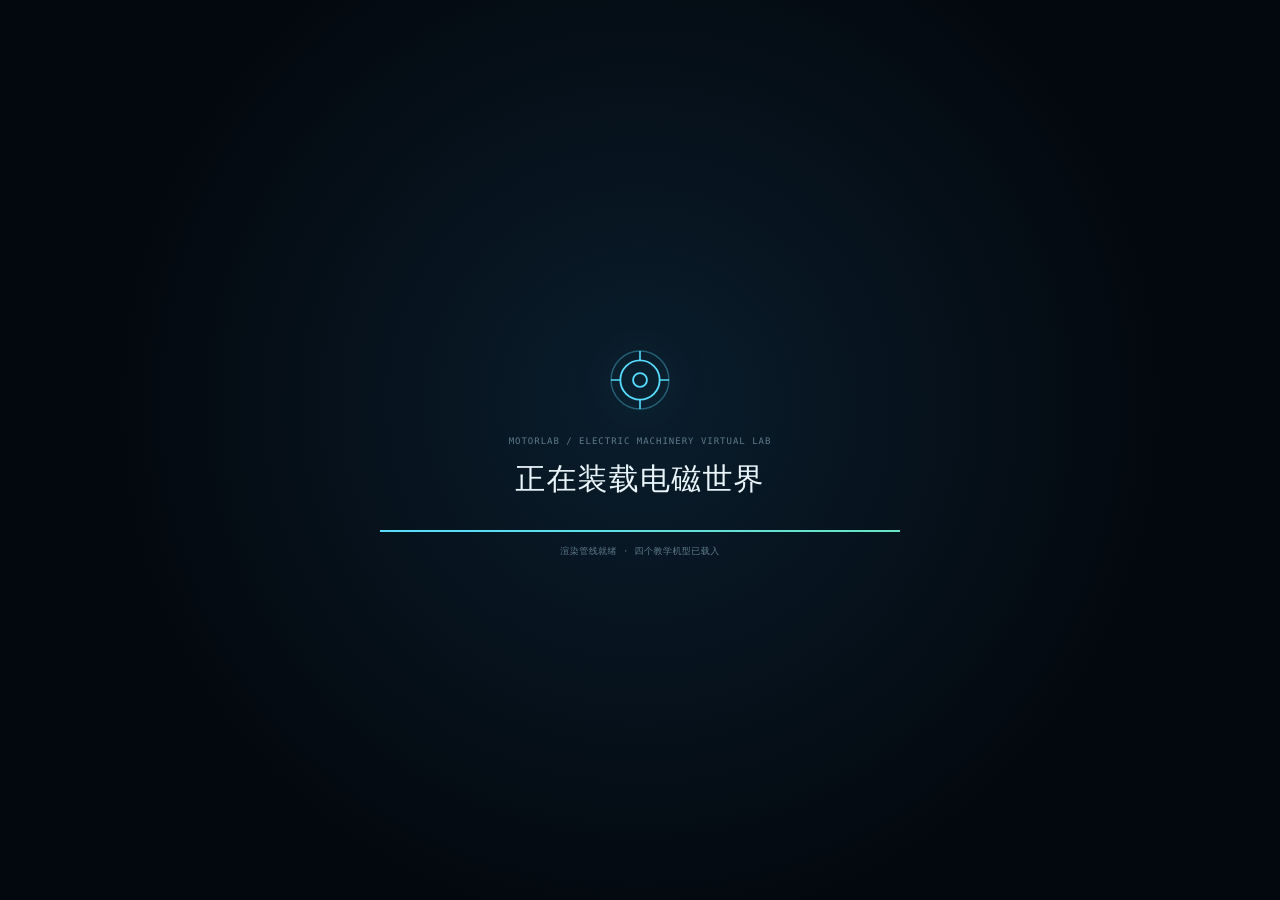
<file: v1.0/index.html>
<!DOCTYPE html>
<html lang="zh-CN">
<head>
  <meta charset="UTF-8" />
  <meta name="viewport" content="width=device-width, initial-scale=1.0" />
  <meta name="theme-color" content="#040a11" />
  <meta name="application-name" content="MotorLab" />
  <title>电机学虚拟实验室 · MotorLab</title>
  <link rel="icon" type="image/png" href="icon-512.png" />
  <link rel="stylesheet" href="styles.css" />
</head>
<body>
  <div class="app-shell">
    <div class="ambient ambient-a" aria-hidden="true"></div>
    <div class="ambient ambient-b" aria-hidden="true"></div>
    <div class="grain" aria-hidden="true"></div>

    <header class="titlebar">
      <button class="brand" id="brandHome" type="button" aria-label="返回机型库">
        <span class="brand-mark" aria-hidden="true">
          <svg viewBox="0 0 64 64">
            <circle cx="32" cy="32" r="25" fill="none" stroke="currentColor" stroke-width="1.4" opacity=".38"/>
            <circle cx="32" cy="32" r="18" fill="none" stroke="currentColor" stroke-width="1.5"/>
            <circle cx="32" cy="32" r="7" fill="none" stroke="currentColor" stroke-width="1.5"/>
            <path d="M32 7v8M32 49v8M7 32h8M49 32h8M14.3 14.3l5.7 5.7M44 44l5.7 5.7M49.7 14.3L44 20M20 44l-5.7 5.7" stroke="currentColor" stroke-width="1.5"/>
          </svg>
        </span>
        <span class="brand-copy">
          <span class="brand-kicker">MOTORLAB / 电机学虚拟实验室</span>
          <span class="brand-title">电机学虚拟实验室</span>
        </span>
      </button>

      <div class="titlebar-center">
        <button class="back-home" id="backHome" type="button" hidden>
          <svg viewBox="0 0 20 20" fill="none" stroke="currentColor" stroke-width="1.5" aria-hidden="true"><path d="M12.5 4l-6 6 6 6"/></svg>
          <span>机型库</span>
        </button>
        <nav class="machine-tabs" id="machineTabs" aria-label="机型切换" hidden></nav>
        <div class="home-crumb" id="homeCrumb">
          <span class="crumb-dot"></span>
          <span>FOUR MACHINES · ONE LAB</span>
        </div>
      </div>

      <div class="titlebar-actions">
        <button class="top-action install-action" id="installApp" type="button" hidden title="把 MotorLab 安装为桌面应用">安装应用</button>
        <button class="top-action lab-action" id="labBtn" type="button" hidden title="打开测量实验任务">
          <svg viewBox="0 0 20 20" fill="none" stroke="currentColor" stroke-width="1.4" aria-hidden="true"><path d="M8 3h4M9 3v4.2L4.6 15a1.6 1.6 0 0 0 1.4 2.4h8a1.6 1.6 0 0 0 1.4-2.4L11 7.2V3"/><path d="M6.8 12h6.4"/></svg>
          <span>实验任务</span>
        </button>
        <button class="perf-chip" id="perfChip" type="button" aria-expanded="false" aria-controls="perfPanel" title="性能与刷新率设置">
          <span class="perf-live" aria-hidden="true"></span>
          <span id="perfChipText">— FPS · 均衡</span>
          <svg viewBox="0 0 16 16" fill="none" stroke="currentColor" stroke-width="1.3" aria-hidden="true"><path d="M3 12V9M8 12V4M13 12V7"/></svg>
        </button>
        <button class="top-action" id="knowledgeTop" type="button" hidden>
          <svg viewBox="0 0 20 20" fill="none" stroke="currentColor" stroke-width="1.4" aria-hidden="true"><path d="M4 4.5A1.5 1.5 0 0 1 5.5 3H9v14H5.5A1.5 1.5 0 0 0 4 18.5v-14ZM16 4.5A1.5 1.5 0 0 0 14.5 3H11v14h3.5A1.5 1.5 0 0 1 16 18.5v-14Z"/></svg>
          <span>原理讲解</span>
        </button>
        <div class="window-controls" aria-label="窗口控制">
          <button type="button" id="winMin" aria-label="最小化"><svg viewBox="0 0 12 12"><path d="M2 6h8"/></svg></button>
          <button type="button" id="winMax" aria-label="最大化"><svg viewBox="0 0 12 12" class="max-icon"><rect x="2" y="2" width="8" height="8" rx=".5"/></svg><svg viewBox="0 0 12 12" class="restore-icon"><rect x="3.5" y="1.5" width="7" height="7" rx=".5"/><path d="M1.5 3.5h7v7h-7z"/></svg></button>
          <button type="button" id="winClose" class="is-close" aria-label="关闭"><svg viewBox="0 0 12 12"><path d="M2.5 2.5l7 7M9.5 2.5l-7 7"/></svg></button>
        </div>
      </div>
    </header>

    <aside class="lab-panel" id="labPanel" aria-hidden="true">
      <header class="lab-head">
        <div><span class="lab-kicker">LAB / 测量实验</span><h3 id="labTitle">实验任务</h3></div>
        <button class="lab-close" id="labClose" type="button" aria-label="关闭实验面板"><svg viewBox="0 0 16 16" fill="none" stroke="currentColor" stroke-width="1.4"><path d="M3 3l10 10M13 3L3 13"/></svg></button>
      </header>
      <div class="lab-body" id="labBody"></div>
    </aside>

    <section class="perf-panel" id="perfPanel" aria-hidden="true">
      <header class="perf-head">
        <div><span class="perf-kicker">PERFORMANCE / 性能</span><h3>画质与刷新率</h3></div>
        <button class="perf-close" id="perfClose" type="button" aria-label="关闭"><svg viewBox="0 0 16 16" fill="none" stroke="currentColor" stroke-width="1.4"><path d="M3 3l10 10M13 3L3 13"/></svg></button>
      </header>
      <div class="perf-stats">
        <div><b id="perfFps">—</b><span>FPS</span></div>
        <div><b id="perfFrame">—</b><span>FRAME</span></div>
        <div><b id="perfDraws">—</b><span>DRAW CALLS</span></div>
        <div><b id="perfTris">—</b><span>TRIANGLES</span></div>
        <div><b id="perfHz">检测中</b><span>DISPLAY</span></div>
      </div>
      <div class="perf-group">
        <div class="perf-group-head"><span>画质</span><b id="perfQualityLabel">均衡</b></div>
        <div class="perf-options">
          <button type="button" data-quality="auto">自动</button>
          <button type="button" data-quality="low">流畅</button>
          <button type="button" data-quality="balanced">均衡</button>
          <button type="button" data-quality="high">高清</button>
        </div>
      </div>
      <div class="perf-group">
        <div class="perf-group-head"><span>刷新率上限</span><b id="perfFpsLabel">跟随显示器</b></div>
        <div class="perf-options perf-fps-options">
          <button type="button" data-fps="auto">自动</button>
          <button type="button" data-fps="60">60</button>
          <button type="button" data-fps="90">90</button>
          <button type="button" data-fps="120">120</button>
          <button type="button" data-fps="144">144</button>
        </div>
      </div>
      <div class="perf-group">
        <div class="perf-group-head"><span>场景光线</span><b id="perfAmbienceLabel">暖光展台</b></div>
        <div class="perf-options perf-ambience-options">
          <button type="button" data-ambience="warm">暖光</button>
          <button type="button" data-ambience="cool">冷光</button>
        </div>
      </div>
      <p class="perf-note">“自动”会在帧耗时偏高时降为流畅档。显示器 60Hz 时，软件最多显示 60fps；120/144Hz 屏幕才能真正看到更高刷新率。</p>
    </section>

    <main class="view home-view" id="homeView">
      <section class="home-hero">
        <div class="hero-copy">
          <div class="hero-eyebrow"><span class="pulse-dot"></span> ELECTRIC MACHINERY · INTERACTIVE LAB</div>
          <h1>把每一次<br /><em>电磁转换</em>拆开来看。</h1>
          <p class="hero-lead">四个机型，四种物理直觉。结构可以剖解，磁场可以看见，参数可以亲手改变。适用于《电机学》课程演示、虚拟实验与自主探究。</p>
          <div class="hero-actions">
            <button class="hero-primary" id="enterFirst" type="button">
              进入变压器实验台
              <svg viewBox="0 0 20 20" fill="none" stroke="currentColor" stroke-width="1.6" aria-hidden="true"><path d="M4 10h11M10 5l5 5-5 5"/></svg>
            </button>
            <button class="hero-secondary" id="heroGuide" type="button">查看使用方式</button>
          </div>
          <div class="hero-stats">
            <div><b>04</b><span>核心机型</span></div>
            <div><b>40+</b><span>可拆解部件</span></div>
            <div><b>12</b><span>实时特性曲线</span></div>
            <div><b>100%</b><span>离线运行</span></div>
          </div>
        </div>
        <div class="hero-visual" aria-hidden="true">
          <div class="hero-orbit orbit-one"></div>
          <div class="hero-orbit orbit-two"></div>
          <div class="hero-orbit orbit-three"></div>
          <div class="hero-machine">
            <div class="hero-stator"></div>
            <div class="hero-rotor">
              <i></i><i></i><i></i><i></i>
            </div>
            <div class="hero-axis"></div>
          </div>
          <div class="hero-tag tag-a"><span>TRANSFORMER</span><b>变压器</b></div>
          <div class="hero-tag tag-b"><span>DC MACHINE</span><b>直流电机</b></div>
          <div class="hero-tag tag-c"><span>INDUCTION</span><b>异步电机</b></div>
          <div class="hero-tag tag-d"><span>SYNCHRONOUS</span><b>同步电机</b></div>
          <div class="hero-scan"></div>
        </div>
      </section>

      <section class="machine-section">
        <div class="section-head">
          <div>
            <span class="section-kicker">MACHINE LIBRARY / 机型库</span>
            <h2>选择一个机型，开始实验</h2>
          </div>
          <p>每个工作台都包含结构剖切、实时仿真、特性曲线与原理讲解。</p>
        </div>
        <div class="machine-grid" id="machineGrid"></div>
      </section>

      <section class="home-notes">
        <article><span>01</span><h3>看得见的结构</h3><p>十个左右的可交互部件，支持悬停识别、点击聚焦与外壳剖解。</p></article>
        <article><span>02</span><h3>跑得动的模型</h3><p>使用集总参数模型和实时数值积分，而不是一段固定动画。</p></article>
        <article><span>03</span><h3>带得走的直觉</h3><p>先改参数、再看曲线、最后用原理讲解把现象和公式连起来。</p></article>
      </section>

      <footer class="home-footer">
        <span>MOTORLAB · ELECTRIC MACHINERY VIRTUAL LAB</span>
        <span>WINDOWS DESKTOP / OFFLINE / v0.1</span>
      </footer>
    </main>

    <main class="view workbench-view" id="workbenchView" hidden>
      <canvas id="viewport" aria-label="可交互的电机三维剖切模型"></canvas>
      <div class="scene-veil" id="sceneVeil" aria-hidden="true"><span>切换机型 · 预编译场景</span></div>
      <div class="scene-wash" aria-hidden="true"></div>
      <div class="vignette" aria-hidden="true"></div>

      <div class="stage-status">
        <span class="status-dot"></span>
        <span id="stageMode">STRUCTURE / CUTAWAY</span>
        <i></i>
        <span id="stageAngle">θ 000.0°</span>
      </div>
      <div class="explode-hint" id="explodeHint">外壳剖解模式 · 拖动旋转查看内部结构</div>

      <aside class="panel structure-panel" id="structurePanel">
        <div class="panel-meta"><span>STRUCTURE EXPLORER</span><span id="partCount">10 MODULES</span></div>
        <div class="panel-head">
          <div>
            <span class="panel-kicker">结构解剖</span>
            <h2 id="structureTitle">定子与转子</h2>
          </div>
          <div class="mass-gauge" id="massGauge"><b>57</b><span>KG</span></div>
        </div>
        <p class="panel-lead">点击部件，观察它在能量转换中的角色。</p>
        <div class="parts-list" id="partsList"></div>
        <div class="part-detail" id="partDetail"></div>
        <div class="panel-foot"><span>ASSEMBLY / CUTAWAY</span><span id="structureFoot">12S · 8P</span></div>
      </aside>

      <aside class="panel console-panel" id="consolePanel">
        <div class="panel-meta"><span>LIVE DRIVE CONSOLE</span><span id="consoleTag">SIMULATION</span></div>
        <div class="console-head">
          <div>
            <span class="panel-kicker" id="consoleKicker">运行控制</span>
            <h2 id="consoleTitle">运行控制</h2>
            <p id="consoleLead">调节参数，实时观察电磁响应。</p>
          </div>
          <div class="run-chip" id="runChip"><span></span>RUN</div>
        </div>

        <div class="metric-grid" id="metricGrid"></div>
        <div class="slider-stack" id="sliderStack"></div>

        <div class="chart-card">
          <div class="chart-head">
            <div><span class="chart-kicker">LIVE TELEMETRY</span><b id="chartTitle">实时曲线</b></div>
            <div class="chart-tabs" id="chartTabs"></div>
          </div>
          <div class="chart-canvas-wrap"><canvas id="telemetryChart"></canvas><div class="chart-note" id="chartNote"></div></div>
          <div class="chart-foot">
            <div class="chart-legend" id="chartLegend"></div>
            <div class="chart-readout" id="chartReadout"></div>
          </div>
        </div>

        <div class="data-strip" id="dataStrip"></div>
        <button class="knowledge-cta" id="knowledgeBtn" type="button">
          <span class="cta-icon"><svg viewBox="0 0 20 20" fill="none" stroke="currentColor" stroke-width="1.4" aria-hidden="true"><path d="M4 4.5A1.5 1.5 0 0 1 5.5 3H9v14H5.5A1.5 1.5 0 0 0 4 18.5v-14ZM16 4.5A1.5 1.5 0 0 0 14.5 3H11v14h3.5A1.5 1.5 0 0 1 16 18.5v-14Z"/></svg></span>
          <span class="cta-copy"><b>打开原理讲解</b><small id="ctaSub">公式 · 特性 · 实验提示</small></span>
          <kbd>K</kbd>
        </button>
      </aside>

      <div class="control-dock" role="toolbar" aria-label="仿真控制">
        <button class="dock-btn dock-primary" id="runBtn" type="button" aria-pressed="true">
          <span class="dock-icon"><svg viewBox="0 0 24 24"><path class="pause-shape" d="M9 6v12M15 6v12"/><path class="play-shape" d="M8 5.7l10 6.3-10 6.3z"/></svg></span>
          <span class="dock-copy"><b id="runLabel">暂停仿真</b><small>RUN / PAUSE</small></span>
          <kbd>SPACE</kbd>
        </button>
        <button class="dock-btn" id="fluxBtn" type="button" aria-pressed="true">
          <span class="dock-icon"><svg viewBox="0 0 24 24" fill="none" stroke="currentColor" stroke-width="1.5"><path d="M4 12c3-5 6-5 9 0s6 5 9 0"/><path d="M4 17c3-5 6-5 9 0s6 5 9 0" opacity=".55"/><path d="M4 7c3-5 6-5 9 0s6 5 9 0" opacity=".55"/></svg></span>
          <span class="dock-copy"><b id="fluxLabel">磁场</b><small>FIELD</small></span>
          <kbd>F</kbd>
        </button>
        <button class="dock-btn" id="explodeBtn" type="button" aria-pressed="false">
          <span class="dock-icon"><svg viewBox="0 0 24 24" fill="none" stroke="currentColor" stroke-width="1.5"><path d="M12 3v5M12 16v5M3 12h5M16 12h5M6 6l3.5 3.5M14.5 14.5L18 18M18 6l-3.5 3.5M9.5 14.5L6 18"/></svg></span>
          <span class="dock-copy"><b id="explodeLabel">外壳剖解</b><small>EXPLODE</small></span>
          <kbd>E</kbd>
        </button>
        <button class="dock-btn" id="resetBtn" type="button">
          <span class="dock-icon"><svg viewBox="0 0 24 24" fill="none" stroke="currentColor" stroke-width="1.5"><path d="M4 10a8 8 0 1 1 2 7"/><path d="M4 4v6h6"/></svg></span>
          <span class="dock-copy"><b>重置视角</b><small>RESET VIEW</small></span>
          <kbd>R</kbd>
        </button>
        <span class="dock-sep"></span>
        <div class="dock-legend" id="dockLegend"></div>
      </div>
    </main>

    <div class="part-tooltip" id="partTooltip" role="status" aria-hidden="true">
      <span class="tip-index" id="tipIndex">01</span>
      <div class="tip-copy">
        <span class="tip-kicker" id="tipKicker">STATOR CORE</span>
        <b id="tipName">定子铁心</b>
        <span class="tip-spec" id="tipSpec">0.5 mm 硅钢叠片</span>
      </div>
      <span class="tip-mass" id="tipMass">18.5 KG</span>
    </div>
    <svg class="leader-layer" id="leaderLayer" aria-hidden="true">
      <line id="leaderLine" x1="0" y1="0" x2="0" y2="0"></line>
      <circle id="leaderDot" cx="0" cy="0" r="3.5"></circle>
    </svg>

    <div class="knowledge-overlay" id="knowledgeOverlay" aria-hidden="true">
      <div class="knowledge-backdrop" data-close-knowledge></div>
      <section class="knowledge-window" role="dialog" aria-modal="true" aria-labelledby="knowledgeTitle">
        <header class="knowledge-head">
          <div class="knowledge-brand">
            <span class="knowledge-mark">M</span>
            <div><span class="knowledge-kicker" id="knowledgeKicker">MOTORLAB / THEORY DESK</span><h2 id="knowledgeTitle">原理讲解</h2></div>
          </div>
          <div class="knowledge-head-meta" id="knowledgeMeta">THEORY / FORMULA / EXPERIMENT</div>
          <button class="knowledge-close" id="knowledgeClose" type="button" aria-label="关闭">
            <svg viewBox="0 0 20 20" fill="none" stroke="currentColor" stroke-width="1.6"><path d="M4 4l12 12M16 4L4 16"/></svg>
          </button>
        </header>
        <div class="knowledge-layout">
          <nav class="knowledge-nav" id="knowledgeNav" aria-label="知识主题"></nav>
          <div class="knowledge-content" id="knowledgeContent"></div>
        </div>
        <footer class="knowledge-foot">
          <span>教学样机参数 · 数值用于原理演示，不对应具体厂家型号</span>
          <button class="knowledge-back" id="knowledgeBack" type="button">返回工作台 <kbd>ESC</kbd></button>
        </footer>
      </section>
    </div>

    <div class="boot-screen" id="bootScreen">
      <div class="boot-inner">
        <div class="boot-mark"><svg viewBox="0 0 64 64"><circle cx="32" cy="32" r="25" fill="none" stroke="currentColor" stroke-width="1.3" opacity=".35"/><circle cx="32" cy="32" r="17" fill="none" stroke="currentColor" stroke-width="1.6"/><circle cx="32" cy="32" r="6" fill="none" stroke="currentColor" stroke-width="1.6"/><path d="M32 7v8M32 49v8M7 32h8M49 32h8" stroke="currentColor" stroke-width="1.4"/></svg></div>
        <span class="boot-kicker">MOTORLAB / ELECTRIC MACHINERY VIRTUAL LAB</span>
        <h1>正在装载电磁世界</h1>
        <div class="boot-bar"><i id="bootProgress"></i></div>
        <span class="boot-note" id="bootNote">初始化渲染管线 · 载入机型模块 · 校准教学参数</span>
      </div>
    </div>

    <div class="error-screen" id="errorScreen" aria-hidden="true">
      <div class="error-card">
        <span class="error-mark">!</span>
        <h2>工作台启动失败</h2>
        <p id="errorMessage">请确认显卡驱动支持 WebGL2。</p>
        <button id="errorReload" type="button">重新加载</button>
      </div>
    </div>

    <div class="toast" id="toast" role="status" aria-live="polite"></div>
  </div>

  <script src="vendor/three.min.js"></script>
  <script src="vendor/OrbitControls.js"></script>
  <script src="core/utils.js"></script>
  <script src="core/performance.js"></script>
  <script src="core/materials.js"></script>
  <script src="core/stage.js"></script>
  <script src="core/charts.js"></script>
  <script src="machines/transformer.js"></script>
  <script src="machines/dc.js"></script>
  <script src="machines/induction.js"></script>
  <script src="machines/synchronous.js"></script>
  <script src="core/experiments.js"></script>
  <script src="core/lab.js"></script>
  <script src="core/workbench.js"></script>
  <script src="app.js"></script>
</body>
</html>
</file>
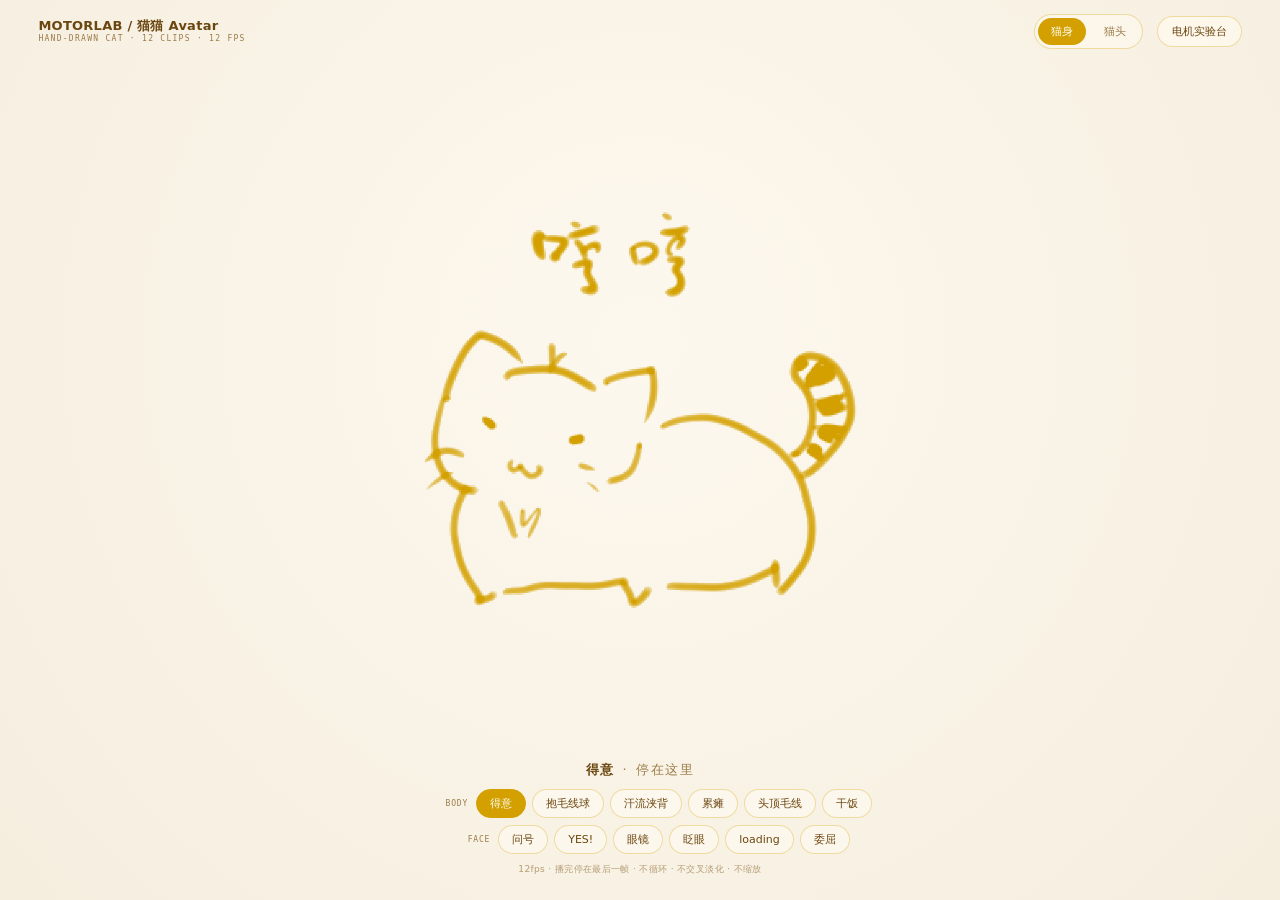
<file: cat-avatar.html>
<!doctype html>
<html lang="zh-CN">
<head>
<meta charset="utf-8">
<meta name="viewport" content="width=device-width, initial-scale=1, viewport-fit=cover">
<meta name="color-scheme" content="light">
<meta name="theme-color" content="#fdf8ee">
<title>猫猫 Avatar · 电机学虚拟实验室</title>
<style>
  :root{
    --cream-hi:#fdf8ee; --cream-lo:#f5eedf; --surface:#fffaf0;
    --gold:#d3a000; --gold-soft:#e3b24a; --ink:#6b4710; --ink-soft:#9b7b48;
    --line:rgba(211,160,0,.32);
  }
  *{box-sizing:border-box}
  html,body{height:100%}
  body{
    margin:0;min-height:100vh;min-height:100dvh;
    background:radial-gradient(circle at 50% 38%,var(--cream-hi) 0%,var(--cream-lo) 100%);
    color:var(--ink);
    font-family:"PingFang SC","Hiragino Sans GB","Microsoft YaHei","Noto Sans SC",system-ui,-apple-system,"Segoe UI",sans-serif;
    display:flex;flex-direction:column;overflow:hidden;-webkit-font-smoothing:antialiased;
  }
  .top{
    flex:0 0 auto;display:flex;align-items:center;gap:14px;
    padding:14px clamp(18px,3vw,42px) 0;
  }
  .brand{display:flex;flex-direction:column;gap:2px;line-height:1.1}
  .brand b{font-size:13px;letter-spacing:.02em;color:var(--ink)}
  .brand span{font-family:Consolas,monospace;font-size:8px;letter-spacing:.16em;color:var(--ink-soft)}
  .top .spacer{flex:1}
  .mode{display:flex;gap:5px;padding:3px;border:1px solid var(--line);border-radius:999px;background:rgba(255,250,240,.55)}
  .mode button{
    border:0;background:transparent;color:var(--ink-soft);border-radius:999px;
    padding:6px 13px;font:inherit;font-size:11px;cursor:pointer;
  }
  .mode button.is-active{background:var(--gold);color:#fffdf6}
  .lab{
    border:1px solid var(--line);background:rgba(255,250,240,.7);color:var(--ink);
    border-radius:999px;padding:7px 14px;text-decoration:none;font-size:11px;
  }
  .lab:hover{border-color:var(--gold)}
  .stage{
    flex:1 1 auto;min-height:0;position:relative;
    display:flex;align-items:center;justify-content:center;
    padding:clamp(4px,1.2vh,16px) 4vw 0;
  }
  .cat-stage{
    position:relative;
    width:62vmin;
    width:max(140px,min(62vmin,calc(100dvh - 290px)));
    aspect-ratio:1/1;
  }
  #frame{
    position:absolute;inset:0;width:100%;height:100%;object-fit:contain;
    display:none;pointer-events:none;user-select:none;-webkit-user-drag:none;
    border:0;margin:0;padding:0;background:transparent;filter:none;box-shadow:none;
    transform:translateY(0);
  }
  #frame.is-on{display:block}
  .boot{
    position:absolute;inset:0;display:flex;align-items:center;justify-content:center;
    font-size:12px;letter-spacing:.2em;color:rgba(155,123,72,.8);text-align:center;
    line-height:1.9;padding:0 12%;
  }
  .boot[hidden]{display:none}
  .hud{
    flex:0 0 auto;display:flex;flex-direction:column;align-items:center;
    gap:8px;padding:2px 4vw clamp(12px,2.6vh,24px);
  }
  .caption{
    margin:0;display:flex;align-items:baseline;gap:.6em;justify-content:center;
    font-size:clamp(11px,1.45vmin,13px);letter-spacing:.12em;white-space:nowrap;
    color:var(--ink-soft);min-height:1.5em;
  }
  .caption b{color:var(--ink);font-weight:600}
  .rows{display:flex;flex-direction:column;gap:7px;width:min(860px,94vw)}
  .row{display:flex;justify-content:center;align-items:center;gap:6px;flex-wrap:wrap}
  .row-label{
    flex:0 0 auto;width:62px;text-align:right;color:var(--ink-soft);
    font-family:Consolas,monospace;font-size:8px;letter-spacing:.1em;padding-right:2px;
  }
  .btn{
    appearance:none;border:1px solid var(--line);background:rgba(255,250,240,.62);
    color:var(--ink);border-radius:999px;padding:7px 13px;font:inherit;
    font-size:11px;line-height:1.2;cursor:pointer;white-space:nowrap;
    transition:border-color .15s,background .15s,color .15s;
  }
  .btn:hover{border-color:var(--gold)}
  .btn.is-active{background:var(--gold);border-color:var(--gold);color:#fffdf6}
  .btn:disabled,.mode button:disabled{opacity:.48;cursor:default}
  .hint{
    margin:0;font-size:9px;color:rgba(155,123,72,.72);letter-spacing:.04em;
    text-align:center;line-height:1.6;
  }
  .boot-error{color:#9b5c3f}
  @media(max-width:760px){
    .top{gap:8px;padding-top:10px}.brand span{display:none}.lab{display:none}
    .cat-stage{width:max(140px,min(70vmin,calc(100dvh - 340px)))}
    .row-label{display:none}.rows{width:100%}.btn{padding:6px 10px;font-size:10px}
    .hud{gap:6px;padding-bottom:10px}
  }
  @media(prefers-reduced-motion:reduce){#frame{transform:translateY(0)!important}}
</style>
</head>
<body>
  <header class="top">
    <div class="brand"><b>MOTORLAB / 猫猫 Avatar</b><span>HAND-DRAWN CAT · 12 CLIPS · 12 FPS</span></div>
    <div class="spacer"></div>
    <div class="mode" role="group" aria-label="猫头/猫身切换">
      <button type="button" id="modeBody" class="is-active">猫身</button>
      <button type="button" id="modeHead">猫头</button>
    </div>
    <a class="lab" href="index.html">电机实验台</a>
  </header>

  <main class="stage" aria-label="猫猫 Avatar 舞台">
    <div class="cat-stage" id="catStage">
      <img id="frame" alt="手绘黄色小猫">
      <p class="boot" id="boot">载入 12 条动画帧…</p>
    </div>
  </main>

  <section class="hud">
    <p class="caption" id="caption"><b id="capAction">得意</b><span aria-hidden="true">·</span><span id="capState">停在这里</span></p>
    <div class="rows">
      <div class="row" role="group" aria-label="全身动作">
        <span class="row-label">BODY</span>
        <button class="btn is-active" type="button" data-body="idle" aria-pressed="true" disabled>得意</button>
        <button class="btn" type="button" data-body="ball" aria-pressed="false" disabled>抱毛线球</button>
        <button class="btn" type="button" data-body="sweat" aria-pressed="false" disabled>汗流浃背</button>
        <button class="btn" type="button" data-body="lie" aria-pressed="false" disabled>累瘫</button>
        <button class="btn" type="button" data-body="yarn" aria-pressed="false" disabled>头顶毛线</button>
        <button class="btn" type="button" data-body="pounce" aria-pressed="false" disabled>干饭</button>
      </div>
      <div class="row" role="group" aria-label="猫头表情">
        <span class="row-label">FACE</span>
        <button class="btn" type="button" data-head="head-question" aria-pressed="false" disabled>问号</button>
        <button class="btn" type="button" data-head="head-yes" aria-pressed="false" disabled>YES!</button>
        <button class="btn" type="button" data-head="head-glasses" aria-pressed="false" disabled>眼镜</button>
        <button class="btn" type="button" data-head="head-wink" aria-pressed="false" disabled>眨眼</button>
        <button class="btn" type="button" data-head="head-loading" aria-pressed="false" disabled>loading</button>
        <button class="btn" type="button" data-head="head-minimal" aria-pressed="false" disabled>委屈</button>
      </div>
    </div>
    <p class="hint">12fps · 播完停在最后一帧 · 不循环 · 不交叉淡化 · 不缩放</p>
  </section>

<script>
const MANIFEST = {"schema": "motorlab-cat-avatar/1", "generated": "2026-11-08", "canvas": 1024, "sprite_frame_size": 512, "stage_color": "#fdf8ee", "ink_color": "#d3a000", "note": "每帧 512×512 透明 PNG；sprites 是横条，用 background-position 播；play_order/durations_ms 直接按帧号驱动即可。", "clips": [{"id": "ball", "kind": "body", "label": "得意 → 抱毛线球", "dir": "frames", "frames": ["f0-得意.png", "f1-预备.png", "f2-前爪伸出.png", "f3-球入爪.png", "f4-落定.png", "f5-回弹.png"], "sprite": "sprites/ball.png", "sprite_frame_size": 512, "sprite_ranges": [[0, 0, 512, 512], [512, 0, 512, 512], [1024, 0, 512, 512], [1536, 0, 512, 512], [2048, 0, 512, 512], [2560, 0, 512, 512]], "play_order": [0, 1, 2, 3, 4, 5, 4], "durations_ms": [240, 80, 90, 80, 90, 80, 1100], "total_ms": 1760, "loop": false, "holds_on_last": true}, {"id": "sweat", "kind": "body", "label": "得意 → 汗流浃背", "dir": "frames-sweat", "frames": ["f0-得意.png", "f1-预备.png", "f2-落下.png", "f3-落定前.png", "f4-汗流浃背.png", "f5-压弹.png"], "sprite": "sprites/sweat.png", "sprite_frame_size": 512, "sprite_ranges": [[0, 0, 512, 512], [512, 0, 512, 512], [1024, 0, 512, 512], [1536, 0, 512, 512], [2048, 0, 512, 512], [2560, 0, 512, 512]], "play_order": [0, 1, 2, 3, 4, 5, 4], "durations_ms": [240, 80, 90, 80, 90, 80, 1100], "total_ms": 1760, "loop": false, "holds_on_last": true}, {"id": "lie", "kind": "body", "label": "得意 → 累瘫", "dir": "frames-lie", "frames": ["f0-得意.png", "f1-预备.png", "f2-落下.png", "f3-落定前.png", "f4-累瘫.png", "f5-压弹.png"], "sprite": "sprites/lie.png", "sprite_frame_size": 512, "sprite_ranges": [[0, 0, 512, 512], [512, 0, 512, 512], [1024, 0, 512, 512], [1536, 0, 512, 512], [2048, 0, 512, 512], [2560, 0, 512, 512]], "play_order": [0, 1, 2, 3, 4, 5, 4], "durations_ms": [240, 80, 90, 80, 90, 80, 1100], "total_ms": 1760, "loop": false, "holds_on_last": true}, {"id": "yarn", "kind": "body", "label": "得意 → 头顶毛线", "dir": "frames-yarn", "frames": ["f0-得意.png", "f1-预备.png", "f2-落下.png", "f3-落定前.png", "f4-头顶毛线.png", "f5-压弹.png"], "sprite": "sprites/yarn.png", "sprite_frame_size": 512, "sprite_ranges": [[0, 0, 512, 512], [512, 0, 512, 512], [1024, 0, 512, 512], [1536, 0, 512, 512], [2048, 0, 512, 512], [2560, 0, 512, 512]], "play_order": [0, 1, 2, 3, 4, 5, 4], "durations_ms": [240, 80, 90, 80, 90, 80, 1100], "total_ms": 1760, "loop": false, "holds_on_last": true}, {"id": "pounce", "kind": "body", "label": "得意 → 干饭（掏碗 / 埋头）", "dir": "frames-pounce", "frames": ["f0-得意.png", "f1-预备.png", "f2-掏出碗.png", "f3-埋头.png", "f4-干饭.png", "f5-压弹.png"], "sprite": "sprites/pounce.png", "sprite_frame_size": 512, "sprite_ranges": [[0, 0, 512, 512], [512, 0, 512, 512], [1024, 0, 512, 512], [1536, 0, 512, 512], [2048, 0, 512, 512], [2560, 0, 512, 512]], "play_order": [0, 1, 2, 3, 4, 5, 4], "durations_ms": [240, 80, 90, 80, 90, 80, 1100], "total_ms": 1760, "loop": false, "holds_on_last": true}, {"id": "head-question", "kind": "head", "label": "普通 → 问号", "dir": "heads-frames/question", "frames": ["f0-起始.png", "f1-预备.png", "f2-换图.png", "f3-回弹.png", "f4-落定.png", "f5-settle.png"], "sprite": "sprites/head-question.png", "sprite_frame_size": 512, "sprite_ranges": [[0, 0, 512, 512], [512, 0, 512, 512], [1024, 0, 512, 512], [1536, 0, 512, 512], [2048, 0, 512, 512], [2560, 0, 512, 512]], "play_order": [0, 1, 2, 3, 4, 5, 4], "durations_ms": [200, 80, 90, 80, 90, 80, 1000], "total_ms": 1620, "loop": false, "holds_on_last": true}, {"id": "head-yes", "kind": "head", "label": "普通 → YES!", "dir": "heads-frames/yes", "frames": ["f0-起始.png", "f1-预备.png", "f2-换图.png", "f3-回弹.png", "f4-落定.png", "f5-settle.png"], "sprite": "sprites/head-yes.png", "sprite_frame_size": 512, "sprite_ranges": [[0, 0, 512, 512], [512, 0, 512, 512], [1024, 0, 512, 512], [1536, 0, 512, 512], [2048, 0, 512, 512], [2560, 0, 512, 512]], "play_order": [0, 1, 2, 3, 4, 5, 4], "durations_ms": [200, 80, 90, 80, 90, 80, 1000], "total_ms": 1620, "loop": false, "holds_on_last": true}, {"id": "head-glasses", "kind": "head", "label": "普通 → 眼镜", "dir": "heads-frames/glasses", "frames": ["f0-起始.png", "f1-预备.png", "f2-换图.png", "f3-回弹.png", "f4-落定.png", "f5-settle.png"], "sprite": "sprites/head-glasses.png", "sprite_frame_size": 512, "sprite_ranges": [[0, 0, 512, 512], [512, 0, 512, 512], [1024, 0, 512, 512], [1536, 0, 512, 512], [2048, 0, 512, 512], [2560, 0, 512, 512]], "play_order": [0, 1, 2, 3, 4, 5, 4], "durations_ms": [200, 80, 90, 80, 90, 80, 1000], "total_ms": 1620, "loop": false, "holds_on_last": true}, {"id": "head-wink", "kind": "head", "label": "普通 → 眨眼", "dir": "heads-frames/wink", "frames": ["f0-起始.png", "f1-预备.png", "f2-换图.png", "f3-回弹.png", "f4-落定.png", "f5-settle.png"], "sprite": "sprites/head-wink.png", "sprite_frame_size": 512, "sprite_ranges": [[0, 0, 512, 512], [512, 0, 512, 512], [1024, 0, 512, 512], [1536, 0, 512, 512], [2048, 0, 512, 512], [2560, 0, 512, 512]], "play_order": [0, 1, 2, 3, 4, 5, 4], "durations_ms": [200, 80, 90, 80, 90, 80, 1000], "total_ms": 1620, "loop": false, "holds_on_last": true}, {"id": "head-loading", "kind": "head", "label": "普通 → loading", "dir": "heads-frames/loading", "frames": ["f0-起始.png", "f1-预备.png", "f2-换图.png", "f3-回弹.png", "f4-落定.png", "f5-settle.png"], "sprite": "sprites/head-loading.png", "sprite_frame_size": 512, "sprite_ranges": [[0, 0, 512, 512], [512, 0, 512, 512], [1024, 0, 512, 512], [1536, 0, 512, 512], [2048, 0, 512, 512], [2560, 0, 512, 512]], "play_order": [0, 1, 2, 3, 4, 5, 4], "durations_ms": [200, 80, 90, 80, 90, 80, 1000], "total_ms": 1620, "loop": false, "holds_on_last": true}, {"id": "head-minimal", "kind": "head", "label": "普通 → 委屈", "dir": "heads-frames/minimal", "frames": ["f0-起始.png", "f1-预备.png", "f2-换图.png", "f3-回弹.png", "f4-落定.png", "f5-settle.png"], "sprite": "sprites/head-minimal.png", "sprite_frame_size": 512, "sprite_ranges": [[0, 0, 512, 512], [512, 0, 512, 512], [1024, 0, 512, 512], [1536, 0, 512, 512], [2048, 0, 512, 512], [2560, 0, 512, 512]], "play_order": [0, 1, 2, 3, 4, 5, 4], "durations_ms": [200, 80, 90, 80, 90, 80, 1000], "total_ms": 1620, "loop": false, "holds_on_last": true}, {"id": "head-to-body", "kind": "headbody", "label": "猫头 → 全身", "dir": "headbody", "frames": ["f0-猫头.png", "f1-补帧·糊.png", "f2-摊平13.png", "f3-适中14.png", "f4-最长15.png", "f5-适中14.png", "f6-补帧·长出.png", "f7-全身.png"], "sprite": "sprites/head-to-body.png", "sprite_frame_size": 512, "sprite_ranges": [[0, 0, 512, 512], [512, 0, 512, 512], [1024, 0, 512, 512], [1536, 0, 512, 512], [2048, 0, 512, 512], [2560, 0, 512, 512], [3072, 0, 512, 512], [3584, 0, 512, 512]], "play_order": [0, 1, 2, 3, 4, 5, 6, 7], "durations_ms": [260, 90, 90, 90, 90, 90, 90, 1200], "total_ms": 2000, "loop": false, "holds_on_last": true, "play_order_back": [7, 6, 5, 4, 3, 2, 1, 0], "label_back": "全身 → 猫头"}], "problems": []};
const METRICS = {"frames/f0-得意.png": {"top": 149, "bottom": 875, "left": 114, "right": 909, "h": 1024}, "frames/f1-预备.png": {"top": 133, "bottom": 853, "left": 120, "right": 892, "h": 1024}, "frames/f2-前爪伸出.png": {"top": 119, "bottom": 797, "left": 158, "right": 939, "h": 1024}, "frames/f3-球入爪.png": {"top": 282, "bottom": 685, "left": 198, "right": 968, "h": 1024}, "frames/f4-落定.png": {"top": 229, "bottom": 815, "left": 124, "right": 918, "h": 1024}, "frames/f5-回弹.png": {"top": 246, "bottom": 817, "left": 116, "right": 927, "h": 1024}, "frames-sweat/f0-得意.png": {"top": 149, "bottom": 875, "left": 114, "right": 909, "h": 1024}, "frames-sweat/f1-预备.png": {"top": 133, "bottom": 863, "left": 123, "right": 897, "h": 1024}, "frames-sweat/f2-落下.png": {"top": 119, "bottom": 832, "left": 168, "right": 900, "h": 1024}, "frames-sweat/f3-落定前.png": {"top": 230, "bottom": 794, "left": 222, "right": 886, "h": 1024}, "frames-sweat/f4-汗流浃背.png": {"top": 232, "bottom": 792, "left": 150, "right": 874, "h": 1024}, "frames-sweat/f5-压弹.png": {"top": 251, "bottom": 797, "left": 142, "right": 882, "h": 1024}, "frames-lie/f0-得意.png": {"top": 149, "bottom": 875, "left": 114, "right": 909, "h": 1024}, "frames-lie/f1-预备.png": {"top": 133, "bottom": 857, "left": 124, "right": 892, "h": 1024}, "frames-lie/f2-落下.png": {"top": 119, "bottom": 796, "left": 176, "right": 913, "h": 1024}, "frames-lie/f3-落定前.png": {"top": 325, "bottom": 718, "left": 178, "right": 910, "h": 1024}, "frames-lie/f4-累瘫.png": {"top": 325, "bottom": 703, "left": 133, "right": 871, "h": 1024}, "frames-lie/f5-压弹.png": {"top": 338, "bottom": 707, "left": 125, "right": 879, "h": 1024}, "frames-yarn/f0-得意.png": {"top": 149, "bottom": 875, "left": 114, "right": 909, "h": 1024}, "frames-yarn/f1-预备.png": {"top": 133, "bottom": 857, "left": 128, "right": 905, "h": 1024}, "frames-yarn/f2-落下.png": {"top": 35, "bottom": 803, "left": 206, "right": 894, "h": 1024}, "frames-yarn/f3-落定前.png": {"top": 143, "bottom": 733, "left": 303, "right": 874, "h": 1024}, "frames-yarn/f4-头顶毛线.png": {"top": 186, "bottom": 862, "left": 290, "right": 796, "h": 1024}, "frames-yarn/f5-压弹.png": {"top": 204, "bottom": 863, "left": 285, "right": 802, "h": 1024}, "frames-pounce/f0-得意.png": {"top": 149, "bottom": 875, "left": 114, "right": 909, "h": 1024}, "frames-pounce/f1-预备.png": {"top": 133, "bottom": 863, "left": 127, "right": 898, "h": 1024}, "frames-pounce/f2-掏出碗.png": {"top": 119, "bottom": 845, "left": 177, "right": 871, "h": 1024}, "frames-pounce/f3-埋头.png": {"top": 500, "bottom": 823, "left": 218, "right": 811, "h": 1024}, "frames-pounce/f4-干饭.png": {"top": 212, "bottom": 812, "left": 152, "right": 856, "h": 1024}, "frames-pounce/f5-压弹.png": {"top": 232, "bottom": 816, "left": 144, "right": 864, "h": 1024}, "heads-frames/question/f0-起始.png": {"top": 233, "bottom": 768, "left": 200, "right": 824, "h": 1024}, "heads-frames/question/f1-预备.png": {"top": 268, "bottom": 766, "left": 184, "right": 840, "h": 1024}, "heads-frames/question/f2-换图.png": {"top": 299, "bottom": 764, "left": 167, "right": 857, "h": 1024}, "heads-frames/question/f3-回弹.png": {"top": 124, "bottom": 955, "left": 205, "right": 928, "h": 1024}, "heads-frames/question/f4-落定.png": {"top": 153, "bottom": 944, "left": 192, "right": 945, "h": 1024}, "heads-frames/question/f5-settle.png": {"top": 159, "bottom": 943, "left": 188, "right": 951, "h": 1024}, "heads-frames/yes/f0-起始.png": {"top": 233, "bottom": 768, "left": 200, "right": 824, "h": 1024}, "heads-frames/yes/f1-预备.png": {"top": 268, "bottom": 766, "left": 184, "right": 840, "h": 1024}, "heads-frames/yes/f2-换图.png": {"top": 299, "bottom": 764, "left": 167, "right": 857, "h": 1024}, "heads-frames/yes/f3-回弹.png": {"top": 207, "bottom": 748, "left": 158, "right": 934, "h": 1024}, "heads-frames/yes/f4-落定.png": {"top": 232, "bottom": 748, "left": 144, "right": 952, "h": 1024}, "heads-frames/yes/f5-settle.png": {"top": 237, "bottom": 748, "left": 139, "right": 957, "h": 1024}, "heads-frames/glasses/f0-起始.png": {"top": 233, "bottom": 768, "left": 200, "right": 824, "h": 1024}, "heads-frames/glasses/f1-预备.png": {"top": 268, "bottom": 766, "left": 184, "right": 840, "h": 1024}, "heads-frames/glasses/f2-换图.png": {"top": 299, "bottom": 764, "left": 167, "right": 857, "h": 1024}, "heads-frames/glasses/f3-回弹.png": {"top": 213, "bottom": 763, "left": 219, "right": 808, "h": 1024}, "heads-frames/glasses/f4-落定.png": {"top": 237, "bottom": 762, "left": 207, "right": 820, "h": 1024}, "heads-frames/glasses/f5-settle.png": {"top": 242, "bottom": 762, "left": 203, "right": 824, "h": 1024}, "heads-frames/wink/f0-起始.png": {"top": 233, "bottom": 768, "left": 200, "right": 824, "h": 1024}, "heads-frames/wink/f1-预备.png": {"top": 268, "bottom": 766, "left": 184, "right": 840, "h": 1024}, "heads-frames/wink/f2-换图.png": {"top": 299, "bottom": 764, "left": 167, "right": 857, "h": 1024}, "heads-frames/wink/f3-回弹.png": {"top": 211, "bottom": 765, "left": 216, "right": 809, "h": 1024}, "heads-frames/wink/f4-落定.png": {"top": 236, "bottom": 764, "left": 204, "right": 821, "h": 1024}, "heads-frames/wink/f5-settle.png": {"top": 241, "bottom": 764, "left": 200, "right": 825, "h": 1024}, "heads-frames/loading/f0-起始.png": {"top": 233, "bottom": 768, "left": 200, "right": 824, "h": 1024}, "heads-frames/loading/f1-预备.png": {"top": 268, "bottom": 766, "left": 184, "right": 840, "h": 1024}, "heads-frames/loading/f2-换图.png": {"top": 299, "bottom": 764, "left": 167, "right": 857, "h": 1024}, "heads-frames/loading/f3-回弹.png": {"top": 204, "bottom": 739, "left": 158, "right": 935, "h": 1024}, "heads-frames/loading/f4-落定.png": {"top": 230, "bottom": 739, "left": 144, "right": 953, "h": 1024}, "heads-frames/loading/f5-settle.png": {"top": 235, "bottom": 739, "left": 139, "right": 958, "h": 1024}, "heads-frames/minimal/f0-起始.png": {"top": 233, "bottom": 768, "left": 200, "right": 824, "h": 1024}, "heads-frames/minimal/f1-预备.png": {"top": 268, "bottom": 766, "left": 184, "right": 840, "h": 1024}, "heads-frames/minimal/f2-换图.png": {"top": 299, "bottom": 764, "left": 167, "right": 857, "h": 1024}, "heads-frames/minimal/f3-回弹.png": {"top": 202, "bottom": 775, "left": 210, "right": 814, "h": 1024}, "heads-frames/minimal/f4-落定.png": {"top": 228, "bottom": 773, "left": 197, "right": 827, "h": 1024}, "heads-frames/minimal/f5-settle.png": {"top": 233, "bottom": 773, "left": 193, "right": 831, "h": 1024}, "headbody/f0-猫头.png": {"top": 233, "bottom": 768, "left": 200, "right": 824, "h": 1024}, "headbody/f1-补帧·糊.png": {"top": 358, "bottom": 775, "left": 106, "right": 918, "h": 1024}, "headbody/f2-摊平13.png": {"top": 317, "bottom": 673, "left": 177, "right": 845, "h": 1024}, "headbody/f3-适中14.png": {"top": 364, "bottom": 641, "left": 322, "right": 702, "h": 1024}, "headbody/f4-最长15.png": {"top": 282, "bottom": 708, "left": 288, "right": 733, "h": 1024}, "headbody/f5-适中14.png": {"top": 364, "bottom": 641, "left": 322, "right": 702, "h": 1024}, "headbody/f6-补帧·长出.png": {"top": 251, "bottom": 895, "left": 185, "right": 838, "h": 1024}, "headbody/f7-全身.png": {"top": 365, "bottom": 875, "left": 114, "right": 909, "h": 1024}, "heads/head-plain.png": {"top": 233, "bottom": 768, "left": 200, "right": 824, "h": 1024}};
const BASE = 'assets/cat-avatar/';
const BODY_FLOOR = 875;          // 1024 canvas: the 得意 floor
const HEAD_CENTER = 512;         // head/headbody: content bbox centre
const CLIPS = Object.fromEntries(MANIFEST.clips.map(c => [c.id, c]));
const BODY_IDS = ['ball','sweat','lie','yarn','pounce'];
const HEAD_IDS = ['head-question','head-yes','head-glasses','head-wink','head-loading','head-minimal'];
const BODY_LABELS = {idle:'得意', ball:'抱毛线球', sweat:'汗流浃背', lie:'累瘫', yarn:'头顶毛线', pounce:'干饭'};
const HEAD_LABELS = {'head-question':'问号','head-yes':'YES!','head-glasses':'眼镜','head-wink':'眨眼','head-loading':'loading','head-minimal':'委屈'};

const frameEl = document.getElementById('frame');
const bootEl = document.getElementById('boot');
const capAction = document.getElementById('capAction');
const capState = document.getElementById('capState');
const modeBody = document.getElementById('modeBody');
const modeHead = document.getElementById('modeHead');
const bodyBtns = [...document.querySelectorAll('[data-body]')];
const headBtns = [...document.querySelectorAll('[data-head]')];

let mode = 'body';
let bodyState = 'idle';
let headState = 'normal';
let busy = false;
let timer = 0;
let ready = false;

function relOf(clip, file){ return clip.dir + '/' + file; }
function srcOf(rel){ return encodeURI(BASE + rel); }
function isBodyKind(kind){ return kind === 'body'; }
function alignFor(rel){
  const m = METRICS[rel];
  if (!m) return 'translateY(0)';
  let dy;
  if (isBodyKind(arguments[1])) dy = (BODY_FLOOR - m.bottom) / m.h * 100;
  else dy = (HEAD_CENTER - (m.top + m.bottom) / 2) / m.h * 100;
  return 'translateY(' + dy.toFixed(4) + '%)';
}
function showRel(rel, kind){
  frameEl.src = srcOf(rel);
  frameEl.style.transform = alignFor(rel, kind);
  frameEl.classList.add('is-on');
}
function showBodyIdle(){ showRel('frames/f0-得意.png', 'body'); capAction.textContent = '得意'; capState.textContent = '停在这里'; }
function showHeadNormal(){ showRel('heads/head-plain.png', 'head'); capAction.textContent = '普通猫头'; capState.textContent = '停在这里'; }
function setCaption(action, state){ capAction.textContent = action; capState.textContent = state || ''; }
function clearTimer(){ if (timer){ clearTimeout(timer); timer = 0; } }

function setModeUI(){
  modeBody.classList.toggle('is-active', mode === 'body');
  modeHead.classList.toggle('is-active', mode === 'head');
  bodyBtns.forEach(b => b.classList.toggle('is-active', mode === 'body' && b.dataset.body === bodyState));
  headBtns.forEach(b => b.classList.toggle('is-active', mode === 'head' && b.dataset.head === headState));
}
function setControlsDisabled(v){
  [...bodyBtns, ...headBtns, modeBody, modeHead].forEach(el => { el.disabled = v || !ready; });
}
function setBusy(v){ busy = v; [...bodyBtns,...headBtns].forEach(b => { if (!ready) b.disabled = true; }); }

function frameAt(clip, fi){ return clip.frames[fi]; }
function orderFor(clip, dir){ return dir === 'back' ? (clip.play_order_back || clip.play_order.slice().reverse()) : clip.play_order; }

function playClip(clip, dir, done){
  clearTimer();
  busy = true;
  setControlsDisabled(true);
  const order = orderFor(clip, dir);
  let step = 0;
  setModeUI();

  function tick(){
    const rel = relOf(clip, frameAt(clip, order[step]));
    showRel(rel, clip.kind);
    const last = step === order.length - 1;
    setCaption(clip.label, (dir === 'back' ? '反向 · ' : '') + frameAt(clip, order[step]).replace(/^f\d+-/, '').replace(/\.png$/, '') + (last ? '（停留）' : ''));
    if (last){
      timer = setTimeout(function(){
        timer = 0; busy = false;
        setControlsDisabled(false);
        if (typeof done === 'function') done();
        setModeUI();
      }, clip.durations_ms[step] || 80);
      return;
    }
    step += 1;
    timer = setTimeout(tick, clip.durations_ms[step - 1] || 80);
  }
  tick();
}

function playBody(id, after){
  if (id === 'idle'){ showBodyIdle(); bodyState = 'idle'; setModeUI(); if (after) after(); return; }
  const clip = CLIPS[id];
  playClip(clip, 'forward', function(){
    bodyState = id; setModeUI(); if (after) after();
  });
}
function reverseBody(id, after){
  const clip = CLIPS[id];
  if (!clip){ showBodyIdle(); bodyState = 'idle'; if (after) after(); return; }
  playClip(clip, 'back', function(){
    bodyState = 'idle'; showBodyIdle(); setModeUI(); if (after) after();
  });
}
function targetBody(id){
  if (busy || !ready) return;
  if (id === bodyState && id !== 'idle') return;
  if (id === 'idle'){
    if (bodyState === 'idle') { showBodyIdle(); return; }
    reverseBody(bodyState, function(){ bodyState = 'idle'; showBodyIdle(); setModeUI(); });
    return;
  }
  if (bodyState !== 'idle' && bodyState !== id){
    reverseBody(bodyState, function(){ playBody(id); });
  } else {
    playBody(id);
  }
}
function playHead(id, after){
  const clip = CLIPS[id];
  playClip(clip, 'forward', function(){ headState = id; setModeUI(); if (after) after(); });
}
function reverseHead(after){
  // current expression → normal via the reverse of its own clip, then show normal
  const clip = CLIPS[headState];
  if (!clip){ headState = 'normal'; showHeadNormal(); setModeUI(); if (after) after(); return; }
  playClip(clip, 'back', function(){
    headState = 'normal'; showHeadNormal(); setModeUI(); if (after) after();
  });
}
function targetHead(id){
  if (busy || !ready) return;
  if (id === headState) return;
  if (headState !== 'normal') reverseHead(function(){ playHead(id); });
  else playHead(id);
}

function switchMode(next, after){
  if (busy || !ready || next === mode) return;
  const clip = CLIPS['head-to-body'];
  if (next === 'head'){
    const go = () => playClip(clip, 'back', function(){
      mode = 'head'; headState = 'normal'; showHeadNormal(); setModeUI();
      if (after) after();
    });
    if (bodyState !== 'idle') reverseBody(bodyState, go); else go();
  } else {
    const go = () => playClip(clip, 'forward', function(){
      mode = 'body'; bodyState = 'idle'; showBodyIdle(); setModeUI();
      if (after) after();
    });
    if (headState !== 'normal') reverseHead(go); else go();
  }
}

function goHead(id){
  if (busy || !ready) return;
  if (mode === 'head') targetHead(id);
  else switchMode('head', function(){ targetHead(id); });
}
function goBody(id){
  if (busy || !ready) return;
  if (mode === 'body') targetBody(id);
  else switchMode('body', function(){ targetBody(id); });
}

// preload: all frames + head normal; then show idle and unlock buttons
function preload(){
  const rels = [];
  MANIFEST.clips.forEach(c => c.frames.forEach(f => {
    const rel = c.dir + '/' + f;
    if (!rels.includes(rel)) rels.push(rel);
  }));
  if (!rels.includes('heads/head-plain.png')) rels.push('heads/head-plain.png');
  let left = rels.length;
  let failed = 0;
  if (!left){ finish(); return; }
  rels.forEach(rel => {
    const img = new Image();
    img.onload = () => { if (--left === 0) finish(); };
    img.onerror = () => { failed += 1; if (--left === 0) finish(); };
    img.src = srcOf(rel);
  });
  function finish(){
    ready = true;
    bootEl.hidden = true;
    showBodyIdle();
    setModeUI();
    setControlsDisabled(false);
    if (failed) {
      capState.textContent = '部分素材加载失败（' + failed + '）';
    }
  }
}

bodyBtns.forEach(b => b.addEventListener('click', () => goBody(b.dataset.body)));
headBtns.forEach(b => b.addEventListener('click', () => goHead(b.dataset.head)));
modeBody.addEventListener('click', () => switchMode('body'));
modeHead.addEventListener('click', () => switchMode('head'));

// QA/automation hook; not part of the visual UI
window.__CAT_AVATAR__ = {
  manifest: MANIFEST, metrics: METRICS,
  play: (id, dir) => { const c = CLIPS[id]; if (c) playClip(c, dir || 'forward'); },
  state: () => ({ mode, bodyState, headState, busy, ready })
};
setControlsDisabled(true);
preload();
</script>
</body>
</html>
</file>
<file: v1.0/styles.css>
:root {
  --bg: #040a11;
  --bg-soft: #071420;
  --panel: rgba(7, 19, 30, 0.9);
  --panel-strong: rgba(8, 23, 36, 0.96);
  --line: rgba(126, 182, 208, 0.14);
  --line-strong: rgba(126, 195, 226, 0.26);
  --ink: #e9f5fa;
  --ink-soft: #bcd2dd;
  --muted: #87a3b3;
  --muted-dim: #5f7b8a;
  --cyan: #57dcff;
  --cyan-deep: #1f9fc2;
  --amber: #ffc66b;
  --mint: #66e6c2;
  --rose: #ff7e9b;
  --violet: #b49bff;
  --blue: #7cb8ff;
  --font-ui: "Microsoft YaHei UI", "PingFang SC", "Source Han Sans SC", "Noto Sans SC", "Segoe UI", sans-serif;
  --font-mono: "Cascadia Mono", "JetBrains Mono", "Consolas", monospace;
  --ease: cubic-bezier(0.22, 1, 0.36, 1);
  --titlebar-h: 72px;
  --edge: 18px;
  --left-w: 360px;
  --right-w: 430px;
}

* { box-sizing: border-box; }
html, body { width: 100%; height: 100%; margin: 0; padding: 0; }
body {
  overflow: hidden;
  color: var(--ink);
  background: var(--bg);
  font-family: var(--font-ui);
  font-size: 15px;
  -webkit-font-smoothing: antialiased;
  text-rendering: geometricPrecision;
  user-select: none;
}
button, input { font: inherit; }
button { color: inherit; border: 0; background: none; cursor: pointer; }
button:focus-visible, input:focus-visible { outline: 2px solid rgba(87, 220, 255, 0.65); outline-offset: 3px; }
svg { display: block; }
[hidden] { display: none !important; }

::-webkit-scrollbar { width: 8px; height: 8px; }
::-webkit-scrollbar-track { background: rgba(255, 255, 255, 0.02); }
::-webkit-scrollbar-thumb { border-radius: 8px; background: rgba(116, 172, 198, 0.24); }
::-webkit-scrollbar-thumb:hover { background: rgba(116, 196, 224, 0.4); }

.app-shell { position: relative; width: 100%; height: 100%; overflow: hidden; background: radial-gradient(circle at 60% 40%, #0a1b29 0, #040a11 58%, #02060b 100%); }
.ambient { position: fixed; pointer-events: none; border-radius: 50%; filter: blur(30px); opacity: 0.26; }
.ambient-a { width: 720px; height: 720px; top: -280px; left: 40%; background: radial-gradient(circle, rgba(42, 148, 183, 0.32), transparent 66%); }
.ambient-b { width: 560px; height: 560px; bottom: -220px; left: -180px; background: radial-gradient(circle, rgba(43, 98, 138, 0.24), transparent 68%); }
.grain { position: fixed; inset: 0; pointer-events: none; opacity: 0.14; background-image: url("data:image/svg+xml,%3Csvg xmlns='http://www.w3.org/2000/svg' width='140' height='140'%3E%3Cfilter id='n'%3E%3CfeTurbulence type='fractalNoise' baseFrequency='.8' numOctaves='2'/%3E%3C/filter%3E%3Crect width='140' height='140' filter='url(%23n)' opacity='.32'/%3E%3C/svg%3E"); mix-blend-mode: soft-light; }

/* titlebar */
.titlebar {
  position: relative;
  z-index: 100;
  height: var(--titlebar-h);
  display: flex;
  align-items: stretch;
  border-bottom: 1px solid var(--line);
  background: linear-gradient(180deg, rgba(4, 13, 21, 0.96), rgba(4, 12, 20, 0.82));
  backdrop-filter: blur(18px);
  -webkit-app-region: drag;
}
.brand {
  -webkit-app-region: no-drag;
  display: flex;
  align-items: center;
  gap: 14px;
  flex: 0 0 auto;
  padding: 0 22px;
  text-align: left;
}
.brand-mark { width: 40px; height: 40px; color: var(--cyan); filter: drop-shadow(0 0 12px rgba(87, 220, 255, 0.28)); }
.brand-mark svg { width: 40px; height: 40px; }
.brand-copy { display: grid; gap: 4px; }
.brand-kicker { color: var(--muted); font-family: var(--font-mono); font-size: 10px; letter-spacing: 0.12em; }
.brand-title { color: var(--ink); font-size: 20px; font-weight: 650; letter-spacing: 0.06em; line-height: 1.1; }
.brand:hover .brand-mark { color: #9beeff; }
.titlebar-center { flex: 1; min-width: 0; display: flex; align-items: center; gap: 18px; padding-left: 14px; }
.home-crumb { display: flex; align-items: center; gap: 9px; color: var(--muted-dim); font-family: var(--font-mono); font-size: 11px; letter-spacing: 0.1em; }
.crumb-dot { width: 7px; height: 7px; border-radius: 50%; background: var(--mint); box-shadow: 0 0 9px var(--mint); }
.back-home {
  -webkit-app-region: no-drag;
  display: inline-flex; align-items: center; gap: 6px;
  height: 34px; padding: 0 13px;
  border: 1px solid var(--line); border-radius: 8px;
  color: var(--ink-soft); background: rgba(255, 255, 255, 0.02);
  font-size: 13px;
}
.back-home svg { width: 18px; height: 18px; }
.back-home:hover { color: var(--cyan); border-color: rgba(87, 220, 255, 0.35); }
.machine-tabs { display: flex; align-items: center; gap: 4px; min-width: 0; overflow: hidden; }
.machine-tab {
  -webkit-app-region: no-drag;
  display: inline-flex; align-items: center; gap: 8px;
  height: 38px; padding: 0 14px;
  border: 1px solid transparent; border-radius: 8px;
  color: var(--muted); font-size: 13px; white-space: nowrap;
  transition: 0.2s var(--ease);
}
.machine-tab i { width: 6px; height: 6px; border-radius: 50%; background: currentColor; opacity: 0.6; }
.machine-tab:hover { color: var(--ink-soft); background: rgba(255, 255, 255, 0.03); }
.machine-tab.is-active { color: var(--tab-accent, var(--cyan)); border-color: color-mix(in srgb, var(--tab-accent, var(--cyan)) 28%, transparent); background: color-mix(in srgb, var(--tab-accent, var(--cyan)) 8%, transparent); }
.machine-tab.is-active i { box-shadow: 0 0 8px currentColor; opacity: 1; }
.titlebar-actions { -webkit-app-region: no-drag; display: flex; align-items: stretch; gap: 6px; margin-left: auto; }
body:not(.machine-open) .perf-chip { display: none; }
.perf-chip {
  -webkit-app-region: no-drag;
  display: inline-flex; align-items: center; gap: 7px;
  align-self: center; height: 36px; padding: 0 11px; margin-right: 4px;
  color: var(--ink-soft); border: 1px solid var(--line); border-radius: 7px;
  background: rgba(255, 255, 255, 0.025);
  font-family: var(--font-mono); font-size: 10px; letter-spacing: 0.04em;
}
.perf-chip:hover { color: var(--cyan); border-color: rgba(87, 220, 255, 0.32); }
.perf-chip svg { width: 15px; height: 15px; color: var(--cyan); opacity: 0.8; }
.perf-live { width: 6px; height: 6px; border-radius: 50%; background: var(--mint); box-shadow: 0 0 8px var(--mint); }
.perf-panel {
  position: fixed; top: calc(var(--titlebar-h) + 12px); right: 18px; z-index: 115;
  width: 370px; max-height: calc(100vh - var(--titlebar-h) - 26px); padding: 15px;
  overflow-y: auto;
  border: 1px solid var(--line-strong); border-radius: 12px;
  background: rgba(5, 17, 28, 0.96);
  box-shadow: 0 22px 70px rgba(0, 0, 0, 0.45);
  opacity: 0; visibility: hidden; pointer-events: none; transform: translateY(-6px) scale(0.98);
  transition: opacity 0.18s var(--ease), transform 0.18s var(--ease), visibility 0s linear 0.18s;
  backdrop-filter: blur(18px);
}
.perf-panel.is-open { opacity: 1; visibility: visible; pointer-events: auto; transform: none; transition: opacity 0.18s var(--ease), transform 0.18s var(--ease), visibility 0s; }
.perf-head { display: flex; align-items: flex-start; justify-content: space-between; gap: 10px; }
.perf-kicker { color: var(--cyan); font-family: var(--font-mono); font-size: 9px; letter-spacing: 0.1em; }
.perf-head h3 { margin: 5px 0 0; font-size: 19px; font-weight: 550; }
.perf-close { display: grid; place-items: center; width: 28px; height: 28px; color: var(--muted); border: 1px solid var(--line); border-radius: 5px; }
.perf-close svg { width: 13px; height: 13px; }
.perf-stats { display: grid; grid-template-columns: repeat(5, 1fr); gap: 1px; margin-top: 14px; overflow: hidden; border: 1px solid var(--line); border-radius: 6px; background: var(--line); }
.perf-stats div { display: grid; gap: 3px; padding: 8px 5px; background: rgba(7, 20, 31, 0.9); text-align: center; }
.perf-stats b { color: var(--ink); font-family: var(--font-mono); font-size: 13px; font-weight: 500; white-space: nowrap; }
.perf-stats span { color: var(--muted-dim); font-family: var(--font-mono); font-size: 8px; letter-spacing: 0.03em; white-space: nowrap; }
.perf-group { margin-top: 14px; padding-top: 12px; border-top: 1px solid var(--line); }
.perf-group-head { display: flex; align-items: baseline; justify-content: space-between; color: var(--ink-soft); font-size: 12px; }
.perf-group-head b { color: var(--cyan); font-family: var(--font-mono); font-size: 10px; font-weight: 500; }
.perf-options { display: grid; grid-template-columns: repeat(4, 1fr); gap: 4px; margin-top: 8px; }
.perf-fps-options { grid-template-columns: repeat(5, 1fr); }
.perf-ambience-options { grid-template-columns: repeat(2, 1fr); }
.perf-options button { min-height: 32px; padding: 4px 3px; color: var(--muted); border: 1px solid var(--line); border-radius: 5px; font-size: 10px; }
.perf-options button:hover { color: var(--ink-soft); border-color: var(--line-strong); }
.perf-options button.active { color: var(--cyan); border-color: rgba(87, 220, 255, 0.34); background: rgba(87, 220, 255, 0.08); }
.perf-note { margin: 13px 0 0; color: var(--muted-dim); font-size: 10px; line-height: 1.65; }
.top-action {
  display: inline-flex; align-items: center; gap: 8px;
  align-self: center; height: 38px; padding: 0 14px; margin-right: 6px;
  border: 1px solid var(--line); border-radius: 8px;
  color: var(--ink-soft); font-size: 13px;
}
.top-action svg { width: 18px; height: 18px; color: var(--cyan); }
.top-action:hover { border-color: rgba(87, 220, 255, 0.35); color: var(--ink); }
body.web-mode .window-controls { display: none; }
body.web-mode .titlebar { padding-right: 12px; }
.window-controls { display: flex; align-items: stretch; }
.window-controls button { display: grid; place-items: center; width: 46px; color: var(--muted); }
.window-controls button svg { width: 13px; height: 13px; fill: none; stroke: currentColor; stroke-width: 1.25; }
.window-controls button:hover { color: var(--ink); background: rgba(255, 255, 255, 0.06); }
.window-controls .is-close:hover { background: #c42b42; color: white; }
.window-controls .restore-icon { display: none; }
body.is-maximized .window-controls .max-icon { display: none; }
body.is-maximized .window-controls .restore-icon { display: block; }

/* shared views */
.view { position: absolute; inset: var(--titlebar-h) 0 0; }
.home-view { overflow-y: auto; overflow-x: hidden; padding: 0 54px; scroll-behavior: smooth; }
.home-view::before { content: ""; position: fixed; inset: var(--titlebar-h) 0 0; pointer-events: none; background: radial-gradient(circle at 74% 32%, rgba(32, 118, 148, 0.12), transparent 38%); }

/* home */
.home-hero {
  position: relative;
  z-index: 1;
  max-width: 1400px;
  margin: 0 auto;
  min-height: calc(100vh - var(--titlebar-h) - 126px);
  display: grid;
  grid-template-columns: minmax(0, 1.1fr) minmax(430px, 0.9fr);
  align-items: center;
  gap: 46px;
  padding: 38px 0 30px;
}
.hero-copy { padding-bottom: 10px; }
.hero-eyebrow { display: flex; align-items: center; gap: 10px; color: var(--cyan); font-family: var(--font-mono); font-size: 11px; letter-spacing: 0.12em; }
.pulse-dot { width: 8px; height: 8px; border-radius: 50%; background: var(--mint); box-shadow: 0 0 12px var(--mint); animation: pulse 2s infinite; }
.hero-copy h1 { margin: 24px 0 22px; color: var(--ink); font-size: clamp(46px, 4.5vw, 68px); font-weight: 600; line-height: 1.16; letter-spacing: 0.02em; }
.hero-copy h1 em { color: transparent; font-style: normal; background: linear-gradient(100deg, #72e9ff, #4fb6d7 48%, #f3d29a); -webkit-background-clip: text; background-clip: text; }
.hero-lead { max-width: 620px; margin: 0; color: var(--ink-soft); font-size: 16px; line-height: 1.9; }
.hero-actions { display: flex; gap: 12px; margin-top: 32px; }
.hero-primary, .hero-secondary { height: 48px; border-radius: 10px; font-size: 14px; }
.hero-primary { display: inline-flex; align-items: center; gap: 12px; padding: 0 20px; color: #031018; background: linear-gradient(135deg, #9bf1ff, #55dcff); font-weight: 650; box-shadow: 0 12px 32px rgba(56, 185, 222, 0.2); }
.hero-primary svg { width: 19px; height: 19px; }
.hero-primary:hover { transform: translateY(-1px); box-shadow: 0 16px 38px rgba(56, 185, 222, 0.3); }
.hero-secondary { padding: 0 18px; color: var(--ink-soft); border: 1px solid var(--line-strong); background: rgba(255, 255, 255, 0.025); }
.hero-secondary:hover { color: var(--ink); border-color: rgba(87, 220, 255, 0.4); }
.hero-stats { display: flex; gap: 38px; margin-top: 46px; }
.hero-stats div { display: grid; gap: 5px; }
.hero-stats b { color: var(--ink); font-family: var(--font-mono); font-size: 25px; font-weight: 500; }
.hero-stats span { color: var(--muted); font-size: 11px; letter-spacing: 0.08em; }
.hero-visual { position: relative; height: 520px; min-width: 0; display: grid; place-items: center; }
.hero-visual::after { content: ""; position: absolute; left: 50%; bottom: 54px; width: 360px; height: 54px; transform: translateX(-50%); border-radius: 50%; background: radial-gradient(ellipse, rgba(56, 198, 224, 0.16), transparent 68%); filter: blur(8px); }
.hero-orbit { position: absolute; border: 1px solid rgba(87, 220, 255, 0.26); border-radius: 50%; }
.orbit-one { width: 470px; height: 470px; border-style: dashed; animation: spin 32s linear infinite; }
.orbit-two { width: 355px; height: 355px; border-color: rgba(255, 198, 107, 0.26); animation: spin 24s linear infinite reverse; }
.orbit-three { width: 250px; height: 250px; border-color: rgba(102, 230, 194, 0.3); }
.hero-machine { position: relative; width: 230px; height: 230px; border-radius: 50%; background: radial-gradient(circle at 42% 32%, rgba(108, 206, 235, 0.3), rgba(7, 25, 38, 0.98) 63%); border: 1px solid rgba(129, 226, 255, 0.58); box-shadow: 0 0 90px rgba(35, 170, 201, 0.3), inset 0 0 45px rgba(2, 8, 13, 0.9), inset 0 1px 0 rgba(255, 255, 255, 0.15); z-index: 2; }
.hero-stator { position: absolute; inset: 18px; border-radius: 50%; border: 7px solid #23576b; box-shadow: inset 0 0 0 1px rgba(186, 242, 255, 0.36), 0 0 26px rgba(58, 190, 220, 0.28); }
.hero-stator::before, .hero-stator::after { content: ""; position: absolute; inset: 14px; border-radius: 50%; border: 1px dashed rgba(119, 227, 255, 0.5); }
.hero-stator::after { inset: 30px; border-style: solid; border-color: rgba(87, 220, 255, 0.22); }
.hero-rotor { position: absolute; inset: 77px; border-radius: 50%; background: linear-gradient(145deg, #7b4937, #0f2630 62%); border: 1px solid rgba(255, 205, 139, 0.62); box-shadow: 0 0 30px rgba(255, 158, 107, 0.22); }
.hero-rotor i { position: absolute; left: 50%; top: 50%; width: 9px; height: 34px; margin-left: -4.5px; margin-top: -17px; border-radius: 4px; background: linear-gradient(180deg, #ffb18f, #9d4c3b); transform-origin: 50% 50%; box-shadow: 0 0 9px rgba(255, 153, 118, 0.35); }
.hero-rotor i:nth-child(1) { transform: translateY(-33px); }
.hero-rotor i:nth-child(2) { transform: rotate(90deg) translateY(-33px); background: linear-gradient(180deg, #8de9ff, #2c7e99); }
.hero-rotor i:nth-child(3) { transform: rotate(180deg) translateY(-33px); }
.hero-rotor i:nth-child(4) { transform: rotate(270deg) translateY(-33px); background: linear-gradient(180deg, #8de9ff, #2c7e99); }
.hero-axis { position: absolute; left: 50%; top: 50%; width: 70px; height: 70px; margin: -35px; border-radius: 50%; background: radial-gradient(circle at 35% 30%, #d3e9f1, #1c3744 58%); border: 1px solid rgba(199, 239, 249, 0.72); box-shadow: 0 0 22px rgba(143, 207, 228, 0.35); }
.hero-scan { position: absolute; width: 540px; height: 540px; border-radius: 50%; background: conic-gradient(from 0deg, transparent 0 72%, rgba(87, 220, 255, 0.2) 86%, transparent 100%); animation: spin 8s linear infinite; mask-image: radial-gradient(circle, transparent 34%, #000 36%, #000 68%, transparent 70%); -webkit-mask-image: radial-gradient(circle, transparent 34%, #000 36%, #000 68%, transparent 70%); }
.hero-tag { position: absolute; z-index: 2; display: grid; gap: 3px; padding: 9px 12px; border: 1px solid rgba(112, 180, 208, 0.16); border-radius: 8px; background: rgba(5, 17, 27, 0.82); backdrop-filter: blur(10px); }
.hero-tag span { color: var(--muted-dim); font-family: var(--font-mono); font-size: 9px; letter-spacing: 0.1em; }
.hero-tag b { color: var(--ink-soft); font-size: 12px; font-weight: 500; }
.tag-a { left: 6%; top: 16%; border-left-color: var(--amber); }
.tag-b { right: 0; top: 38%; border-left-color: var(--cyan); }
.tag-c { left: 2%; bottom: 20%; border-left-color: var(--mint); }
.tag-d { right: 7%; bottom: 8%; border-left-color: var(--violet); }

.machine-section { position: relative; z-index: 1; max-width: 1400px; margin: 0 auto; padding: 32px 0 20px; }
.section-head { display: flex; justify-content: space-between; align-items: end; gap: 40px; padding-bottom: 26px; border-bottom: 1px solid var(--line); }
.section-kicker { color: var(--cyan); font-family: var(--font-mono); font-size: 11px; letter-spacing: 0.11em; }
.section-head h2 { margin: 10px 0 0; color: var(--ink); font-size: 30px; font-weight: 550; letter-spacing: 0.02em; }
.section-head p { max-width: 380px; margin: 0; color: var(--muted); font-size: 13px; line-height: 1.7; text-align: right; }
.machine-grid { display: grid; grid-template-columns: 1fr 1fr; gap: 18px; margin-top: 26px; }
.machine-card {
  position: relative;
  display: grid;
  grid-template-columns: 1fr 260px;
  min-height: 286px;
  overflow: hidden;
  border: 1px solid var(--line);
  border-radius: 14px;
  background: linear-gradient(145deg, rgba(10, 26, 40, 0.92), rgba(5, 13, 22, 0.92));
  text-align: left;
  transition: 0.35s var(--ease);
}
.machine-card::before { content: ""; position: absolute; inset: 0; pointer-events: none; background: radial-gradient(circle at 78% 35%, color-mix(in srgb, var(--card-accent) 12%, transparent), transparent 55%); opacity: 0.9; }
.machine-card::after { content: ""; position: absolute; left: 34px; right: 34px; bottom: 0; height: 1px; background: linear-gradient(90deg, transparent, var(--card-accent), transparent); opacity: 0.35; }
.machine-card:hover { transform: translateY(-4px); border-color: color-mix(in srgb, var(--card-accent) 42%, transparent); box-shadow: 0 26px 60px rgba(0, 0, 0, 0.34); }
.machine-card .card-copy { position: relative; z-index: 2; display: flex; flex-direction: column; padding: 28px 24px 24px 30px; }
.card-head { display: flex; align-items: center; gap: 10px; color: var(--card-accent); font-family: var(--font-mono); font-size: 10px; letter-spacing: 0.1em; }
.card-head i { width: 24px; height: 1px; background: currentColor; opacity: 0.6; }
.machine-card h3 { margin: 17px 0 0; color: var(--ink); font-size: 28px; font-weight: 600; letter-spacing: 0.03em; }
.machine-card .card-en { margin-top: 5px; color: var(--muted-dim); font-family: var(--font-mono); font-size: 10px; letter-spacing: 0.1em; }
.machine-card .card-desc { max-width: 360px; margin: 18px 0 0; color: var(--muted); font-size: 13px; line-height: 1.75; }
.card-topics { display: flex; flex-wrap: wrap; gap: 6px; margin-top: 18px; }
.card-topics span { padding: 5px 8px; color: var(--ink-soft); border: 1px solid rgba(127, 185, 210, 0.14); border-radius: 5px; background: rgba(255, 255, 255, 0.025); font-size: 10px; }
.card-enter { display: flex; align-items: center; gap: 8px; margin-top: auto; padding-top: 22px; color: var(--card-accent); font-size: 12px; font-weight: 500; }
.card-enter svg { width: 17px; height: 17px; transition: transform 0.25s var(--ease); }
.machine-card:hover .card-enter svg { transform: translateX(4px); }
.card-art { position: relative; z-index: 1; display: grid; place-items: center; min-width: 0; opacity: 0.9; }
.card-art svg { width: 248px; height: 248px; filter: drop-shadow(0 16px 28px rgba(0, 0, 0, 0.24)); }
.machine-card.is-coming .card-copy { opacity: 0.48; }
.machine-card.is-coming:hover { transform: none; }

.home-notes { position: relative; z-index: 1; max-width: 1400px; margin: 26px auto 0; display: grid; grid-template-columns: repeat(3, 1fr); border-top: 1px solid var(--line); border-bottom: 1px solid var(--line); }
.home-notes article { display: grid; grid-template-columns: 40px 1fr; gap: 12px; padding: 24px 26px 24px 0; }
.home-notes article + article { padding-left: 26px; border-left: 1px solid var(--line); }
.home-notes span { color: var(--cyan); font-family: var(--font-mono); font-size: 10px; }
.home-notes h3 { margin: 0; color: var(--ink-soft); font-size: 15px; font-weight: 550; }
.home-notes p { grid-column: 2; margin: 3px 0 0; color: var(--muted); font-size: 12px; line-height: 1.7; }
.home-footer { position: relative; z-index: 1; max-width: 1400px; margin: 0 auto; display: flex; justify-content: space-between; padding: 22px 0 28px; color: var(--muted-dim); font-family: var(--font-mono); font-size: 9px; letter-spacing: 0.1em; }

/* workbench */
.workbench-view { overflow: hidden; background: radial-gradient(circle at 52% 40%, #0a1b29 0, #040a11 62%, #02060b 100%); }
body.ambience-warm .workbench-view { background: radial-gradient(circle at 54% 37%, #3a2415 0, #1b1009 55%, #060403 100%); }
body.ambience-warm .scene-wash { background: radial-gradient(circle at 50% 44%, transparent 18%, rgba(26, 13, 5, 0.28) 68%, rgba(8, 4, 2, 0.66) 100%); }
body.ambience-warm .vignette { box-shadow: inset 0 0 160px rgba(8, 3, 0, 0.62); }
body.ambience-warm .ambient-a { background: radial-gradient(circle, rgba(255, 156, 82, 0.2), transparent 66%); }
body.ambience-warm .ambient-b { background: radial-gradient(circle, rgba(191, 96, 42, 0.15), transparent 68%); }
body.ambience-warm .stage-status { background: rgba(24, 14, 8, 0.68); border-color: rgba(255, 194, 131, 0.18); }
body.ambience-warm .stage-status .status-dot { background: #ffc06a; box-shadow: 0 0 9px rgba(255, 174, 92, 0.9); }
#viewport { position: absolute; inset: 0; width: 100%; height: 100%; display: block; cursor: grab; }
.scene-veil {
  position: absolute; inset: 0; z-index: 7; display: grid; place-items: center;
  pointer-events: none; opacity: 0; visibility: hidden;
  background: radial-gradient(circle at 54% 44%, rgba(10, 27, 41, 0.58), rgba(2, 7, 12, 0.94) 72%);
  transition: opacity 0.14s var(--ease), visibility 0s linear 0.14s;
}
.scene-veil.is-active { opacity: 1; visibility: visible; transition: opacity 0.1s var(--ease), visibility 0s; }
.scene-veil span {
  color: rgba(160, 220, 238, 0.72); font-family: var(--font-mono);
  font-size: 9px; letter-spacing: 0.16em;
}
#viewport.is-grabbing { cursor: grabbing; }
#viewport.is-hovering { cursor: pointer; }
.scene-wash { position: absolute; inset: 0; pointer-events: none; background: radial-gradient(circle at 50% 45%, transparent 20%, rgba(2, 7, 12, 0.26) 70%, rgba(2, 6, 10, 0.62) 100%); }
.vignette { position: absolute; inset: 0; pointer-events: none; box-shadow: inset 0 0 150px rgba(0, 0, 0, 0.52); }
.stage-status { position: absolute; top: 22px; left: 50%; display: flex; align-items: center; gap: 10px; transform: translateX(-50%); padding: 8px 14px; color: var(--muted); border: 1px solid var(--line); border-radius: 999px; background: rgba(4, 14, 22, 0.64); backdrop-filter: blur(10px); font-family: var(--font-mono); font-size: 10px; letter-spacing: 0.08em; pointer-events: none; }
.stage-status i { width: 1px; height: 12px; background: var(--line-strong); }
.status-dot { width: 6px; height: 6px; border-radius: 50%; background: var(--mint); box-shadow: 0 0 9px var(--mint); }
body.is-paused .status-dot { background: var(--amber); box-shadow: 0 0 9px var(--amber); }

.panel { position: absolute; z-index: 10; display: flex; flex-direction: column; border: 1px solid var(--line); border-radius: 14px; background: linear-gradient(155deg, rgba(9, 24, 37, 0.91), rgba(4, 12, 21, 0.9)); box-shadow: 0 24px 80px rgba(0, 0, 0, 0.24); backdrop-filter: blur(20px); overflow: hidden; }
.console-panel > * { flex-shrink: 0; }
.structure-panel { top: 16px; left: var(--edge); bottom: 92px; width: var(--left-w); }
.console-panel { top: 14px; right: var(--edge); bottom: 80px; width: var(--right-w); overflow-y: auto; }
.panel-meta { display: flex; justify-content: space-between; align-items: center; flex: 0 0 auto; padding: 13px 18px 11px; color: var(--muted-dim); border-bottom: 1px solid rgba(126, 182, 208, 0.08); font-family: var(--font-mono); font-size: 9px; letter-spacing: 0.1em; }
.panel-head { display: flex; align-items: center; justify-content: space-between; gap: 14px; padding: 22px 20px 0; }
.panel-kicker { color: var(--kicker, var(--cyan)); font-family: var(--font-mono); font-size: 10px; letter-spacing: 0.12em; }
.panel-head h2 { margin: 6px 0 0; color: var(--ink); font-size: 25px; font-weight: 600; letter-spacing: 0.03em; }
.mass-gauge { display: grid; place-items: center; flex: 0 0 62px; width: 62px; height: 62px; border: 1px solid rgba(87, 220, 255, 0.22); border-radius: 50%; background: radial-gradient(circle, rgba(87, 220, 255, 0.08), transparent 65%); }
.mass-gauge b { color: var(--ink); font-family: var(--font-mono); font-size: 19px; font-weight: 500; line-height: 1; }
.mass-gauge span { color: var(--muted-dim); font-family: var(--font-mono); font-size: 8px; letter-spacing: 0.1em; }
.panel-lead { margin: 12px 20px 14px; color: var(--muted); font-size: 12px; line-height: 1.65; }
.parts-list { flex: 1 1 auto; min-height: 0; overflow-y: auto; padding: 0 12px 12px; }
.part-row { position: relative; display: flex; align-items: center; gap: 11px; width: 100%; min-height: 48px; padding: 8px 10px; color: var(--ink-soft); border: 1px solid transparent; border-radius: 8px; text-align: left; transition: 0.18s var(--ease); }
.part-row + .part-row { margin-top: 2px; }
.part-row:hover { background: rgba(255, 255, 255, 0.035); }
.part-row.is-active { background: color-mix(in srgb, var(--row-accent) 10%, transparent); border-color: color-mix(in srgb, var(--row-accent) 26%, transparent); }
.part-row.is-active::before { content: ""; position: absolute; left: 0; top: 11px; bottom: 11px; width: 2px; border-radius: 2px; background: var(--row-accent); box-shadow: 0 0 9px var(--row-accent); }
.part-num { display: grid; place-items: center; flex: 0 0 30px; width: 30px; height: 30px; color: var(--muted); border: 1px solid rgba(126, 182, 208, 0.16); border-radius: 6px; font-family: var(--font-mono); font-size: 10px; }
.part-row.is-active .part-num { color: var(--row-accent); border-color: color-mix(in srgb, var(--row-accent) 35%, transparent); }
.part-copy { display: grid; gap: 3px; min-width: 0; flex: 1; }
.part-name { color: var(--ink-soft); font-size: 13.5px; font-weight: 500; white-space: nowrap; overflow: hidden; text-overflow: ellipsis; }
.part-en { color: var(--muted-dim); font-family: var(--font-mono); font-size: 9px; letter-spacing: 0.06em; white-space: nowrap; overflow: hidden; text-overflow: ellipsis; }
.part-mass { display: flex; align-items: baseline; gap: 3px; color: var(--muted); font-family: var(--font-mono); font-size: 10px; }
.part-mass small { color: var(--muted-dim); font-size: 8px; }
.part-dot { width: 4px; height: 4px; border-radius: 50%; background: var(--row-accent); box-shadow: 0 0 7px var(--row-accent); }
.part-detail { flex: 0 0 auto; min-height: 154px; margin: 0 12px 12px; padding: 13px 14px; border: 1px solid var(--line); border-radius: 10px; background: rgba(5, 16, 26, 0.66); overflow-y: auto; }
.detail-overview { display: flex; gap: 12px; }
.detail-rings { flex: 0 0 42px; width: 42px; height: 42px; border: 1px solid rgba(87, 220, 255, 0.24); border-radius: 50%; background: radial-gradient(circle, rgba(87, 220, 255, 0.1), transparent 66%); position: relative; }
.detail-rings::before, .detail-rings::after { content: ""; position: absolute; border-radius: 50%; border: 1px solid rgba(87, 220, 255, 0.3); }
.detail-rings::before { inset: 8px; }
.detail-rings::after { inset: 16px; border-color: rgba(255, 198, 107, 0.5); }
.detail-kicker { color: var(--detail-accent, var(--cyan)); font-family: var(--font-mono); font-size: 9px; letter-spacing: 0.09em; }
.detail-overview h3 { margin: 4px 0 0; color: var(--ink-soft); font-size: 14px; font-weight: 550; line-height: 1.45; }
.detail-overview p { margin: 5px 0 0; color: var(--muted); font-size: 11px; line-height: 1.6; }
.detail-material { margin-top: 9px; padding-top: 8px; border-top: 1px solid var(--line); color: var(--muted-dim); font-family: var(--font-mono); font-size: 8.5px; letter-spacing: 0.05em; }
.detail-selected-head { display: flex; align-items: flex-start; gap: 9px; }
.detail-index { display: grid; place-items: center; flex: 0 0 30px; width: 30px; height: 30px; color: var(--detail-accent); border: 1px solid color-mix(in srgb, var(--detail-accent) 34%, transparent); border-radius: 6px; font-family: var(--font-mono); font-size: 10px; }
.detail-title-block { flex: 1; min-width: 0; }
.detail-title-block h3 { margin: 3px 0 0; font-size: 16px; font-weight: 560; }
.detail-mass { color: var(--muted); font-family: var(--font-mono); font-size: 10px; }
.detail-mass small { font-size: 8px; color: var(--muted-dim); }
.detail-close { display: grid; place-items: center; width: 24px; height: 24px; color: var(--muted); border: 1px solid var(--line); border-radius: 5px; }
.detail-close:hover { color: var(--ink); border-color: var(--line-strong); }
.detail-close svg { width: 12px; height: 12px; }
.detail-desc { margin: 9px 0 8px; color: var(--muted); font-size: 11.5px; line-height: 1.65; }
.detail-specs { display: flex; flex-wrap: wrap; gap: 4px; }
.detail-specs span { padding: 4px 6px; color: var(--ink-soft); border: 1px solid var(--line); border-radius: 4px; background: rgba(255, 255, 255, 0.02); font-size: 9px; }
.panel-foot { display: flex; justify-content: space-between; gap: 10px; padding: 10px 18px 12px; color: var(--muted-dim); border-top: 1px solid rgba(126, 182, 208, 0.08); font-family: var(--font-mono); font-size: 8.5px; letter-spacing: 0.08em; }
.panel-foot span { min-width: 0; overflow: hidden; text-overflow: ellipsis; white-space: nowrap; }

/* console */
.console-panel { --kicker: var(--amber); }
.console-head { display: flex; align-items: flex-start; justify-content: space-between; gap: 12px; padding: 14px 20px 0; }
.console-head h2 { margin: 6px 0 0; color: var(--ink); font-size: 25px; font-weight: 600; letter-spacing: 0.02em; }
.console-head p { margin: 7px 0 0; color: var(--muted); font-size: 12px; line-height: 1.5; }
.run-chip { display: inline-flex; align-items: center; gap: 7px; flex: 0 0 auto; margin-top: 2px; padding: 6px 9px; color: var(--mint); border: 1px solid rgba(102, 230, 194, 0.22); border-radius: 5px; background: rgba(102, 230, 194, 0.06); font-family: var(--font-mono); font-size: 9px; letter-spacing: 0.08em; }
.run-chip span { width: 5px; height: 5px; border-radius: 50%; background: var(--mint); box-shadow: 0 0 8px var(--mint); animation: pulse 1.8s infinite; }
.run-chip.is-paused { color: var(--muted); border-color: var(--line); background: rgba(118, 144, 161, 0.04); }
.run-chip.is-paused span { background: var(--muted); box-shadow: none; animation: none; }
.metric-grid { display: grid; grid-template-columns: 1fr 1fr; gap: 1px; margin: 8px 16px 0; overflow: hidden; border: 1px solid var(--line); border-radius: 8px; background: var(--line); }
.live-metric { position: relative; padding: 9px 12px 8px; background: rgba(7, 20, 31, 0.9); }
.live-metric > span { display: block; color: var(--muted-dim); font-family: var(--font-mono); font-size: 8.5px; letter-spacing: 0.09em; white-space: nowrap; }
.live-metric strong { display: flex; align-items: baseline; gap: 5px; margin-top: 5px; color: var(--ink); }
.live-metric strong b { font-family: var(--font-mono); font-size: 23px; font-weight: 500; line-height: 1; letter-spacing: -0.03em; }
.live-metric strong small { color: var(--muted); font-family: var(--font-mono); font-size: 9px; }
.metric-bar { display: block; height: 2px; margin-top: 7px; background: rgba(126, 182, 208, 0.1); }
.metric-bar em { display: block; width: 0; height: 100%; background: var(--metric-accent, var(--cyan)); box-shadow: 0 0 7px var(--metric-accent, var(--cyan)); transition: width 0.25s var(--ease); }
.slider-stack { padding: 10px 18px 0; }
.slider-block + .slider-block { margin-top: 7px; }
.slider-label { display: flex; align-items: baseline; justify-content: space-between; gap: 10px; color: var(--ink-soft); font-size: 12px; }
.slider-label small { margin-left: 4px; color: var(--muted-dim); font-family: var(--font-mono); font-size: 8px; letter-spacing: 0.06em; }
.slider-label b { color: var(--slider-accent, var(--cyan)); font-family: var(--font-mono); font-size: 13px; font-weight: 500; }
.slider-label b small { color: var(--muted-dim); font-size: 8px; }
.range-input { --fill: 50%; width: 100%; height: 19px; margin: 2px 0 0; appearance: none; background: transparent; cursor: pointer; }
.range-input::-webkit-slider-runnable-track { height: 3px; border-radius: 3px; background: linear-gradient(90deg, var(--slider-accent, var(--cyan)) 0 var(--fill), rgba(126, 182, 208, 0.14) var(--fill) 100%); }
.range-input::-webkit-slider-thumb { appearance: none; width: 13px; height: 13px; margin-top: -5px; border: 2px solid var(--slider-accent, var(--cyan)); border-radius: 50%; background: #07131d; box-shadow: 0 0 10px color-mix(in srgb, var(--slider-accent, var(--cyan)) 40%, transparent); }
.range-scale { display: flex; justify-content: space-between; color: var(--muted-dim); font-family: var(--font-mono); font-size: 8px; }
.range-input.accent-amber { --slider-accent: var(--amber); }
.range-input.accent-mint { --slider-accent: var(--mint); }
.range-input.accent-rose { --slider-accent: var(--rose); }
.range-input.accent-violet { --slider-accent: var(--violet); }
.chart-card { margin: 15px 16px 0; border: 1px solid var(--line); border-radius: 8px; background: rgba(4, 13, 21, 0.6); overflow: hidden; }
.chart-head { display: flex; align-items: flex-start; justify-content: space-between; gap: 8px; padding: 10px 11px 8px; }
.chart-kicker { display: block; color: var(--muted-dim); font-family: var(--font-mono); font-size: 8px; letter-spacing: 0.1em; }
.chart-head b { display: block; margin-top: 4px; color: var(--ink-soft); font-size: 12px; font-weight: 500; }
.chart-tabs { display: flex; gap: 2px; }
.chart-tabs button { padding: 4px 7px; color: var(--muted); border: 1px solid transparent; border-radius: 4px; font-size: 9px; white-space: nowrap; }
.chart-tabs button:hover { color: var(--ink-soft); }
.chart-tabs button.active { color: var(--cyan); border-color: rgba(87, 220, 255, 0.22); background: rgba(87, 220, 255, 0.07); }
.chart-canvas-wrap { position: relative; height: 132px; margin: 0 8px; }
#telemetryChart { display: block; width: 100%; height: 100%; }
.chart-note { position: absolute; left: 8px; bottom: 4px; color: var(--muted-dim); font-family: var(--font-mono); font-size: 7.5px; letter-spacing: 0.06em; pointer-events: none; }
.chart-foot { display: flex; align-items: center; justify-content: space-between; gap: 8px; padding: 7px 10px 8px; border-top: 1px solid rgba(126, 182, 208, 0.07); }
.chart-legend { display: flex; flex-wrap: wrap; align-items: center; gap: 8px; color: var(--muted); font-size: 8px; }
.legend-item { display: inline-flex; align-items: center; gap: 4px; }
.legend-item i { width: 5px; height: 5px; border-radius: 50%; }
.chart-readout { color: var(--muted-dim); font-family: var(--font-mono); font-size: 8px; white-space: nowrap; }
.data-strip { display: grid; grid-template-columns: repeat(4, 1fr); gap: 1px; margin: 9px 16px 0; overflow: hidden; border: 1px solid var(--line); border-radius: 7px; background: var(--line); }
.data-strip div { display: grid; gap: 3px; padding: 6px 8px; background: rgba(7, 20, 31, 0.9); }
.data-strip span { color: var(--muted-dim); font-family: var(--font-mono); font-size: 8px; white-space: nowrap; }
.data-strip b { color: var(--ink-soft); font-family: var(--font-mono); font-size: 9.5px; font-weight: 500; white-space: nowrap; }
.knowledge-cta { display: flex; align-items: center; gap: 10px; flex: 0 0 auto; margin: 9px 16px 11px; padding: 8px 11px; color: var(--ink-soft); border: 1px solid rgba(87, 220, 255, 0.16); border-radius: 7px; background: rgba(87, 220, 255, 0.045); text-align: left; }
.knowledge-cta:hover { border-color: rgba(87, 220, 255, 0.36); background: rgba(87, 220, 255, 0.08); }
.cta-icon { display: grid; place-items: center; flex: 0 0 30px; width: 30px; height: 30px; color: var(--cyan); border: 1px solid rgba(87, 220, 255, 0.22); border-radius: 5px; }
.cta-icon svg { width: 17px; height: 17px; }
.cta-copy { display: grid; gap: 2px; flex: 1; }
.cta-copy b { font-size: 12px; font-weight: 500; }
.cta-copy small { color: var(--muted); font-size: 9px; }
.knowledge-cta kbd { padding: 3px 5px; color: var(--muted); border: 1px solid var(--line); border-radius: 3px; font-family: var(--font-mono); font-size: 8px; }

/* dock */
.control-dock { position: absolute; left: 50%; bottom: 16px; z-index: 12; display: flex; align-items: center; gap: 4px; transform: translateX(-50%); padding: 5px; border: 1px solid var(--line); border-radius: 11px; background: rgba(5, 16, 26, 0.86); box-shadow: 0 16px 50px rgba(0, 0, 0, 0.32); backdrop-filter: blur(18px); }
.dock-btn { display: flex; align-items: center; gap: 8px; min-height: 46px; padding: 6px 12px; color: var(--muted); border: 1px solid transparent; border-radius: 7px; text-align: left; transition: 0.18s var(--ease); }
.dock-btn:hover { color: var(--ink-soft); background: rgba(255, 255, 255, 0.035); }
.dock-btn.is-active { color: var(--cyan); border-color: rgba(87, 220, 255, 0.2); background: rgba(87, 220, 255, 0.06); }
.dock-primary.is-active { color: var(--mint); border-color: rgba(102, 230, 194, 0.2); background: rgba(102, 230, 194, 0.06); }
.dock-icon { display: grid; place-items: center; flex: 0 0 22px; width: 22px; height: 22px; }
.dock-icon svg { width: 21px; height: 21px; fill: none; stroke: currentColor; stroke-width: 1.5; }
.dock-primary .pause-shape { display: none; }
.dock-primary .play-shape { display: block; fill: currentColor; stroke: none; }
.dock-primary.is-active .pause-shape { display: block; fill: none; stroke: currentColor; }
.dock-primary.is-active .play-shape { display: none; }
.dock-copy { display: grid; gap: 2px; }
.dock-copy b { color: currentColor; font-size: 11.5px; font-weight: 500; white-space: nowrap; }
.dock-copy small { color: var(--muted-dim); font-family: var(--font-mono); font-size: 7px; letter-spacing: 0.06em; white-space: nowrap; }
.dock-btn kbd { margin-left: 4px; padding: 2px 4px; color: var(--muted-dim); border: 1px solid rgba(126, 182, 208, 0.12); border-radius: 3px; font-family: var(--font-mono); font-size: 7px; }
.dock-sep { width: 1px; height: 24px; margin: 0 7px; background: var(--line); }
.dock-legend { display: flex; gap: 10px; padding: 0 9px; color: var(--muted-dim); font-family: var(--font-mono); font-size: 8px; }
.dock-legend span { display: inline-flex; align-items: center; gap: 5px; }
.dock-legend i { width: 5px; height: 5px; border-radius: 50%; }

/* tooltip */
.explode-hint { position: absolute; left: 50%; bottom: 96px; z-index: 13; padding: 9px 16px; color: var(--ink-soft); border: 1px solid rgba(87, 220, 255, 0.16); border-radius: 7px; background: rgba(5, 17, 27, 0.82); font-size: 11px; letter-spacing: 0.04em; opacity: 0; visibility: hidden; transform: translate(-50%, 7px); transition: 0.3s var(--ease); pointer-events: none; backdrop-filter: blur(12px); }
.explode-hint.is-visible { opacity: 1; visibility: visible; transform: translate(-50%, 0); }

.part-tooltip { position: fixed; z-index: 60; display: flex; align-items: center; gap: 11px; min-width: 248px; max-width: 330px; padding: 10px 12px; border: 1px solid color-mix(in srgb, var(--tooltip-accent, var(--cyan)) 28%, transparent); border-radius: 9px; background: rgba(5, 17, 27, 0.95); box-shadow: 0 18px 50px rgba(0, 0, 0, 0.38); opacity: 0; visibility: hidden; pointer-events: none; transform: translateY(5px); transition: 0.18s var(--ease); backdrop-filter: blur(15px); }
.part-tooltip.is-visible { opacity: 1; visibility: visible; transform: none; }
.tip-index { display: grid; place-items: center; flex: 0 0 30px; width: 30px; height: 30px; color: var(--tooltip-accent, var(--cyan)); border: 1px solid color-mix(in srgb, var(--tooltip-accent, var(--cyan)) 35%, transparent); border-radius: 5px; font-family: var(--font-mono); font-size: 10px; }
.tip-copy { display: grid; gap: 3px; flex: 1; }
.tip-kicker { color: var(--tooltip-accent, var(--cyan)); font-family: var(--font-mono); font-size: 8px; letter-spacing: 0.08em; }
.tip-copy b { color: var(--ink); font-size: 13px; font-weight: 550; }
.tip-spec { color: var(--muted); font-size: 9px; }
.tip-mass { color: var(--muted); font-family: var(--font-mono); font-size: 9px; white-space: nowrap; }
.leader-layer { position: fixed; inset: 0; z-index: 55; width: 100%; height: 100%; pointer-events: none; opacity: 0; visibility: hidden; }
.leader-layer.is-visible { opacity: 1; visibility: visible; }
.leader-layer line { stroke: var(--tooltip-accent, var(--cyan)); stroke-width: 1; stroke-dasharray: 3 4; opacity: 0.7; }
.leader-layer circle { fill: var(--tooltip-accent, var(--cyan)); }

/* knowledge */
.knowledge-overlay { position: fixed; inset: 0; z-index: 120; display: grid; place-items: center; padding: 28px; visibility: hidden; opacity: 0; pointer-events: none; transition: opacity 0.28s var(--ease), visibility 0.28s step-end; }
.knowledge-overlay.is-open { visibility: visible; opacity: 1; pointer-events: auto; transition: opacity 0.28s var(--ease), visibility 0s; }
.knowledge-backdrop { position: absolute; inset: 0; background: rgba(1, 6, 11, 0.78); backdrop-filter: blur(14px); }
.knowledge-window { position: relative; display: flex; flex-direction: column; width: min(1240px, 94vw); height: min(820px, 88vh); overflow: hidden; border: 1px solid rgba(126, 195, 226, 0.2); border-radius: 16px; background: linear-gradient(145deg, rgba(9, 26, 41, 0.98), rgba(4, 12, 21, 0.99)); box-shadow: 0 40px 120px rgba(0, 0, 0, 0.55); }
.knowledge-head { display: flex; align-items: center; gap: 18px; flex: 0 0 auto; min-height: 82px; padding: 16px 22px; border-bottom: 1px solid var(--line); }
.knowledge-brand { display: flex; align-items: center; gap: 12px; flex: 1; }
.knowledge-mark { display: grid; place-items: center; width: 38px; height: 38px; color: var(--cyan); border: 1px solid rgba(87, 220, 255, 0.3); border-radius: 9px; font-family: var(--font-mono); font-size: 18px; }
.knowledge-kicker { color: var(--cyan); font-family: var(--font-mono); font-size: 9px; letter-spacing: 0.11em; }
.knowledge-brand h2 { margin: 5px 0 0; font-size: 22px; font-weight: 600; letter-spacing: 0.03em; }
.knowledge-head-meta { color: var(--muted-dim); font-family: var(--font-mono); font-size: 8.5px; letter-spacing: 0.1em; }
.knowledge-close { display: grid; place-items: center; width: 38px; height: 38px; color: var(--muted); border: 1px solid var(--line); border-radius: 9px; }
.knowledge-close:hover { color: var(--ink); border-color: var(--line-strong); }
.knowledge-close svg { width: 18px; height: 18px; }
.knowledge-layout { display: grid; grid-template-columns: 268px 1fr; flex: 1; min-height: 0; }
.knowledge-nav { display: flex; flex-direction: column; gap: 5px; padding: 18px 14px; border-right: 1px solid var(--line); overflow-y: auto; }
.knowledge-nav button { display: grid; grid-template-columns: 26px 1fr; gap: 9px; align-items: center; width: 100%; padding: 10px 11px; color: var(--muted); border: 1px solid transparent; border-radius: 7px; text-align: left; }
.knowledge-nav button:hover { background: rgba(255, 255, 255, 0.03); }
.knowledge-nav button.active { color: var(--ink-soft); border-color: rgba(87, 220, 255, 0.16); background: rgba(87, 220, 255, 0.055); }
.knowledge-nav button > span { color: var(--muted-dim); font-family: var(--font-mono); font-size: 9px; }
.knowledge-nav button b { font-size: 12.5px; font-weight: 500; }
.knowledge-nav button small { display: block; margin-top: 3px; color: var(--muted-dim); font-family: var(--font-mono); font-size: 8px; letter-spacing: 0.05em; }
.knowledge-content { padding: 26px 30px 34px; overflow-y: auto; }
.topic-kicker { color: var(--cyan); font-family: var(--font-mono); font-size: 10px; letter-spacing: 0.12em; }
.topic-title { margin: 10px 0 0; color: var(--ink); font-size: 30px; font-weight: 600; letter-spacing: 0.02em; }
.topic-lead { max-width: 780px; margin: 12px 0 0; color: var(--ink-soft); font-size: 14px; line-height: 1.9; }
.topic-section { margin-top: 26px; }
.topic-section h4 { margin: 0 0 10px; color: var(--ink); font-size: 17px; font-weight: 550; }
.topic-section p { margin: 0; color: var(--muted); font-size: 13px; line-height: 1.9; }
.topic-section b { color: var(--ink-soft); font-weight: 500; }
.formula-grid { display: grid; grid-template-columns: 1fr 1fr; gap: 9px; margin-top: 22px; }
.formula-card { padding: 13px 15px; border: 1px solid var(--line); border-radius: 8px; background: rgba(255, 255, 255, 0.018); }
.formula-card > span { color: var(--muted-dim); font-family: var(--font-mono); font-size: 8.5px; letter-spacing: 0.08em; }
.formula-card strong { display: block; margin-top: 8px; color: var(--ink-soft); font-family: var(--font-mono); font-size: 13px; font-weight: 500; line-height: 1.7; }
.formula-card strong em { color: var(--muted); font-style: normal; font-size: 10px; }
.callout { display: flex; gap: 12px; margin-top: 20px; padding: 13px 15px; border-left: 2px solid var(--amber); border-radius: 0 7px 7px 0; background: rgba(255, 198, 107, 0.045); }
.callout b { color: var(--amber); font-family: var(--font-mono); font-size: 9px; letter-spacing: 0.07em; white-space: nowrap; }
.callout p { margin: 0; color: var(--muted); font-size: 12px; line-height: 1.75; }
.callout p strong { color: var(--ink-soft); font-weight: 500; }
.svg-diagram { width: 100%; height: auto; max-height: 310px; margin-top: 8px; border: 1px solid var(--line); border-radius: 9px; background: rgba(2, 9, 15, 0.45); }
.topic-table { width: 100%; margin-top: 18px; border-collapse: collapse; }
.topic-table th { padding: 9px 10px; color: var(--muted-dim); border-bottom: 1px solid var(--line-strong); font-family: var(--font-mono); font-size: 9px; font-weight: 500; letter-spacing: 0.07em; text-align: left; }
.topic-table td { padding: 9px 10px; color: var(--muted); border-bottom: 1px solid rgba(126, 182, 208, 0.08); font-size: 12px; }
.topic-table td:first-child { color: var(--ink-soft); }
.topic-source { margin: 16px 0 0; padding-top: 10px; color: var(--muted-dim); border-top: 1px solid var(--line); font-size: 9px; line-height: 1.7; }
.knowledge-actions { display: flex; flex-wrap: wrap; gap: 8px; margin-top: 20px; }
.knowledge-actions button { padding: 8px 12px; color: var(--cyan); border: 1px solid rgba(87, 220, 255, 0.22); border-radius: 6px; background: rgba(87, 220, 255, 0.055); font-size: 11px; }
.knowledge-actions button:hover { border-color: rgba(87, 220, 255, 0.46); }
.knowledge-foot { display: flex; align-items: center; justify-content: space-between; flex: 0 0 auto; min-height: 52px; padding: 9px 22px; color: var(--muted-dim); border-top: 1px solid var(--line); font-size: 9px; }
.knowledge-back { display: inline-flex; align-items: center; gap: 8px; padding: 6px 9px; color: var(--muted); border: 1px solid var(--line); border-radius: 5px; font-size: 10px; }
.knowledge-back kbd { font-family: var(--font-mono); font-size: 8px; color: var(--muted-dim); }

/* boot / error / toast */
.boot-screen { position: fixed; inset: 0; z-index: 200; display: grid; place-items: center; background: radial-gradient(circle at 50% 45%, #0a1d2c, #03080e 66%); transition: opacity 0.7s var(--ease), visibility 0.7s step-end; }
.boot-screen.is-hidden { opacity: 0; visibility: hidden; pointer-events: none; }
.boot-inner { display: grid; justify-items: center; width: min(520px, 80vw); text-align: center; }
.boot-mark { width: 74px; height: 74px; color: var(--cyan); filter: drop-shadow(0 0 24px rgba(87, 220, 255, 0.3)); animation: pulse 2.6s infinite; }
.boot-mark svg { width: 74px; height: 74px; }
.boot-kicker { margin-top: 20px; color: var(--muted-dim); font-family: var(--font-mono); font-size: 9px; letter-spacing: 0.11em; }
.boot-inner h1 { margin: 12px 0 0; color: var(--ink); font-size: 30px; font-weight: 550; letter-spacing: 0.04em; }
.boot-bar { width: 100%; height: 2px; margin-top: 30px; overflow: hidden; background: rgba(126, 182, 208, 0.13); }
.boot-bar i { display: block; width: 0; height: 100%; background: linear-gradient(90deg, var(--cyan), var(--mint)); box-shadow: 0 0 14px var(--cyan); transition: width 0.5s var(--ease); }
.boot-note { margin-top: 13px; color: var(--muted-dim); font-family: var(--font-mono); font-size: 9px; letter-spacing: 0.05em; }
.error-screen { position: fixed; inset: 0; z-index: 210; display: none; place-items: center; background: rgba(2, 8, 13, 0.94); }
.error-screen.is-visible { display: grid; }
.error-card { display: grid; justify-items: center; width: min(480px, 80vw); padding: 36px; border: 1px solid var(--line-strong); border-radius: 14px; background: var(--panel); text-align: center; }
.error-mark { display: grid; place-items: center; width: 44px; height: 44px; color: var(--rose); border: 1px solid rgba(255, 126, 155, 0.4); border-radius: 50%; font-size: 20px; }
.error-card h2 { margin: 16px 0 0; font-size: 22px; font-weight: 550; }
.error-card p { margin: 9px 0 0; color: var(--muted); font-size: 13px; line-height: 1.7; }
.error-card button { margin-top: 20px; padding: 9px 18px; color: var(--cyan); border: 1px solid rgba(87, 220, 255, 0.3); border-radius: 7px; background: rgba(87, 220, 255, 0.06); font-size: 12px; }
.toast { position: fixed; left: 50%; bottom: 100px; z-index: 150; padding: 9px 14px; color: var(--ink-soft); border: 1px solid var(--line-strong); border-radius: 7px; background: rgba(5, 17, 27, 0.95); font-size: 11px; opacity: 0; visibility: hidden; transform: translate(-50%, 6px); transition: 0.22s var(--ease); pointer-events: none; }
.toast.is-visible { opacity: 1; visibility: visible; transform: translate(-50%, 0); }

body.quality-balanced .panel { backdrop-filter: blur(8px); }
body.quality-balanced .titlebar { backdrop-filter: blur(10px); }
body.quality-balanced .control-dock { backdrop-filter: blur(10px); }
body.quality-low .panel,
body.quality-low .titlebar,
body.quality-low .control-dock,
body.quality-low .perf-panel,
body.quality-low .part-tooltip {
  backdrop-filter: none;
}
body.quality-low .panel { background: rgba(5, 17, 28, 0.97); }
body.quality-low .titlebar { background: rgba(4, 13, 21, 0.98); }
body.quality-low .control-dock { background: rgba(5, 16, 26, 0.97); }
body.quality-low .chart-card { box-shadow: none; }
body.quality-low .scene-wash { display: none; }
body.quality-low .grain { display: none; }

.lab-action.is-active { color: var(--cyan); border-color: rgba(87, 220, 255, 0.4); background: rgba(87, 220, 255, 0.08); }
.lab-panel {
  position: fixed; top: calc(var(--titlebar-h) + 12px); bottom: 94px; left: 18px; z-index: 110;
  display: flex; flex-direction: column; width: 392px; max-width: calc(100vw - 36px);
  border: 1px solid var(--line-strong); border-radius: 12px;
  background: rgba(5, 17, 28, 0.97);
  box-shadow: 0 24px 70px rgba(0, 0, 0, 0.44);
  opacity: 0; visibility: hidden; pointer-events: none; transform: translateX(-8px);
  transition: opacity 0.18s var(--ease), transform 0.18s var(--ease), visibility 0s linear 0.18s;
  backdrop-filter: blur(14px);
}
.lab-panel.is-open { opacity: 1; visibility: visible; pointer-events: auto; transform: none; transition: opacity 0.18s var(--ease), transform 0.18s var(--ease), visibility 0s; }
.lab-head { display: flex; align-items: flex-start; justify-content: space-between; gap: 10px; padding: 15px 15px 12px; border-bottom: 1px solid var(--line); }
.lab-kicker { color: var(--cyan); font-family: var(--font-mono); font-size: 8.5px; letter-spacing: 0.1em; }
.lab-head h3 { margin: 5px 0 0; font-size: 19px; font-weight: 550; }
.lab-close { display: grid; place-items: center; width: 28px; height: 28px; color: var(--muted); border: 1px solid var(--line); border-radius: 5px; }
.lab-close svg { width: 13px; height: 13px; }
.lab-body { flex: 1; overflow-y: auto; padding: 14px 15px 18px; scrollbar-width: thin; scrollbar-color: var(--line-strong) transparent; }
.lab-list-head { display: flex; align-items: baseline; justify-content: space-between; color: var(--ink-soft); font-size: 13px; }
.lab-list-head b { color: var(--cyan); font-family: var(--font-mono); font-size: 10px; font-weight: 500; }
.lab-exp-card { display: flex; align-items: flex-start; gap: 11px; width: 100%; margin-top: 9px; padding: 12px; text-align: left; border: 1px solid var(--line); border-radius: 8px; background: rgba(255, 255, 255, 0.018); }
.lab-exp-card:hover { border-color: rgba(87, 220, 255, 0.32); background: rgba(87, 220, 255, 0.045); }
.lab-exp-card.is-complete { border-color: rgba(102, 230, 194, 0.22); }
.lab-exp-index { display: grid; place-items: center; flex: 0 0 28px; height: 28px; color: var(--cyan); border: 1px solid var(--line-strong); border-radius: 50%; font-family: var(--font-mono); font-size: 10px; }
.lab-exp-main { min-width: 0; display: grid; gap: 4px; }
.lab-exp-main b { color: var(--ink); font-size: 14px; font-weight: 550; }
.lab-exp-main small { color: var(--muted-dim); font-family: var(--font-mono); font-size: 8px; letter-spacing: 0.05em; }
.lab-exp-main em { color: var(--muted); font-size: 10.5px; font-style: normal; line-height: 1.55; }
.lab-exp-arrow { margin-left: auto; flex: 0 0 auto; color: var(--cyan); font-family: var(--font-mono); font-size: 9px; }
.lab-exp-card.is-complete .lab-exp-arrow { color: var(--mint); }
.lab-list-note { margin: 15px 0 0; color: var(--muted-dim); font-size: 9.5px; line-height: 1.65; }
.lab-empty { margin: 18px 0; color: var(--muted); font-size: 12px; line-height: 1.6; }
.lab-empty-small { font-size: 10.5px; }
.lab-back { color: var(--cyan); font-size: 10px; padding: 2px 0; }
.lab-task-head { margin-top: 12px; }
.lab-task-en { color: var(--cyan); font-family: var(--font-mono); font-size: 8.5px; letter-spacing: 0.08em; }
.lab-task-head h4 { margin: 6px 0 0; font-size: 21px; font-weight: 550; }
.lab-task-head p { margin: 7px 0 0; color: var(--muted); font-size: 11px; line-height: 1.65; }
.lab-progress { height: 3px; margin-top: 13px; overflow: hidden; border-radius: 2px; background: rgba(255, 255, 255, 0.07); }
.lab-progress span { display: block; height: 100%; background: linear-gradient(90deg, var(--cyan), var(--mint)); transition: width 0.25s var(--ease); }
.lab-progress-label { display: flex; justify-content: space-between; margin-top: 5px; color: var(--muted-dim); font-family: var(--font-mono); font-size: 8px; }
.lab-progress-label b { color: var(--ink-soft); font-weight: 500; }
.lab-intro { margin: 12px 0 0; padding: 9px 10px; color: var(--muted); border-left: 2px solid rgba(87, 220, 255, 0.4); background: rgba(87, 220, 255, 0.035); font-size: 10px; line-height: 1.65; }
.lab-steps { display: grid; gap: 6px; margin: 13px 0 0; padding: 0; list-style: none; }
.lab-step { display: flex; align-items: flex-start; gap: 9px; padding: 9px 8px; border: 1px solid transparent; border-radius: 6px; opacity: 0.5; }
.lab-step.is-current { opacity: 1; border-color: rgba(87, 220, 255, 0.25); background: rgba(87, 220, 255, 0.045); }
.lab-step.is-done { opacity: 0.65; }
.lab-step-no { display: grid; place-items: center; flex: 0 0 21px; height: 21px; color: var(--muted); border: 1px solid var(--line); border-radius: 50%; font-family: var(--font-mono); font-size: 8px; }
.lab-step.is-current .lab-step-no { color: var(--cyan); border-color: rgba(87, 220, 255, 0.4); }
.lab-step.is-done .lab-step-no { color: var(--mint); border-color: rgba(102, 230, 194, 0.35); }
.lab-step-main { min-width: 0; display: grid; gap: 4px; }
.lab-step-main b { color: var(--ink-soft); font-size: 11.5px; font-weight: 550; }
.lab-step-main p { margin: 0; color: var(--muted); font-size: 10px; line-height: 1.55; }
.lab-step-main .lab-mini-btn, .lab-step-main .lab-record-btn { justify-self: start; margin-top: 4px; }
.lab-mini-btn, .lab-record-btn { padding: 5px 8px; border: 1px solid var(--line-strong); border-radius: 4px; color: var(--ink-soft); font-size: 9.5px; }
.lab-mini-btn:hover { color: var(--cyan); border-color: rgba(87, 220, 255, 0.36); }
.lab-record-btn { color: var(--cyan); border-color: rgba(87, 220, 255, 0.38); background: rgba(87, 220, 255, 0.08); }
.lab-record-btn:hover { background: rgba(87, 220, 255, 0.15); }
.lab-table-block { margin-top: 15px; padding-top: 12px; border-top: 1px solid var(--line); }
.lab-table-head { display: flex; justify-content: space-between; color: var(--ink-soft); font-size: 11px; }
.lab-table-head b { color: var(--cyan); font-family: var(--font-mono); font-size: 9px; font-weight: 500; }
.lab-table-wrap { margin-top: 8px; overflow-x: auto; border: 1px solid var(--line); border-radius: 5px; }
.lab-table { width: 100%; border-collapse: collapse; font-family: var(--font-mono); font-size: 9px; white-space: nowrap; }
.lab-table th, .lab-table td { padding: 7px 7px; text-align: left; border-bottom: 1px solid rgba(126, 182, 208, 0.1); }
.lab-table th { color: var(--muted-dim); font-weight: 500; background: rgba(255, 255, 255, 0.025); }
.lab-table td { color: var(--ink-soft); }
.lab-table tr:last-child td { border-bottom: 0; }
.lab-actions { display: flex; flex-wrap: wrap; gap: 6px; margin-top: 14px; }
.lab-conclusion { margin-top: 15px; padding: 11px; border: 1px solid rgba(102, 230, 194, 0.22); border-radius: 6px; background: rgba(102, 230, 194, 0.045); }
.lab-conclusion span { color: var(--mint); font-family: var(--font-mono); font-size: 8px; letter-spacing: 0.08em; }
.lab-conclusion p { margin: 6px 0 0; color: var(--ink-soft); font-size: 10.5px; line-height: 1.7; }
body.quality-balanced .lab-panel { backdrop-filter: blur(8px); }
body.quality-low .lab-panel { backdrop-filter: none; background: rgba(5, 17, 28, 0.99); }

@keyframes pulse { 0%, 100% { opacity: 1; } 50% { opacity: 0.38; } }
@keyframes spin { to { transform: rotate(360deg); } }

@media (max-width: 1370px) {
  :root { --edge: 14px; --left-w: 330px; --right-w: 395px; }
  .home-view { padding: 0 34px; }
  .machine-card { grid-template-columns: 1fr 220px; min-height: 264px; }
  .machine-card h3 { font-size: 25px; }
  .card-art svg { width: 214px; height: 214px; }
  .brand-title { font-size: 18px; }
  .brand-kicker { font-size: 9px; }
  .machine-tab { padding: 0 10px; font-size: 12px; }
  .live-metric strong b { font-size: 22px; }
  .chart-canvas-wrap { height: 136px; }
  .panel-lead { font-size: 11px; }
}

@media (max-width: 1190px) {
  :root { --left-w: 310px; --right-w: 370px; --edge: 12px; }
  .brand-kicker { display: none; }
  .home-hero { grid-template-columns: 1fr 380px; gap: 24px; }
  .hero-visual { height: 460px; transform: scale(0.86); }
  .hero-copy h1 { font-size: 46px; }
  .machine-card { grid-template-columns: 1fr 190px; min-height: 246px; }
  .machine-card h3 { font-size: 23px; }
  .card-art svg { width: 188px; height: 188px; }
  .machine-card .card-desc { font-size: 12px; }
  .part-row { min-height: 45px; }
  .console-head h2 { font-size: 22px; }
  .live-metric strong b { font-size: 20px; }
  .chart-canvas-wrap { height: 128px; }
  .dock-btn { padding: 5px 9px; }
  .dock-copy small { display: none; }
  .dock-btn kbd { display: none; }
  .dock-legend { display: none; }
}
</file>
